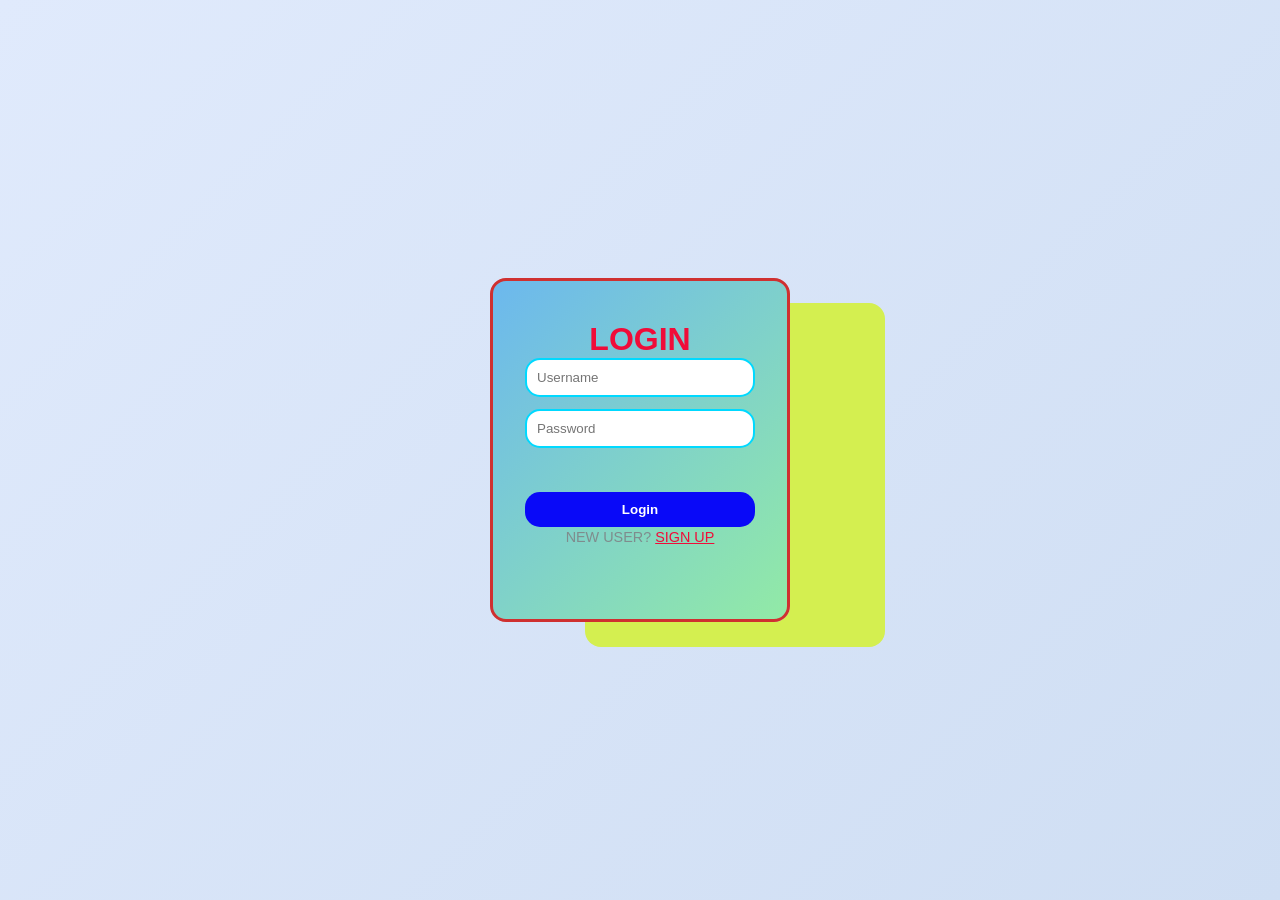
<file: templates/index.html>
<!doctype html>
<html lang="en">
  <head>
    <meta charset="UTF-8" />
    <meta name="viewport" content="width=device-width, initial-scale=1.0" />
    <title>Login Page</title>
    <link rel="stylesheet" href="/static/style.css" />
  </head>
  <body>
    <header
      style="
        text-align: center;
        padding: 1rem 0;
        font-size: 1rem;
        font-weight: 700;
        color: #f02b57;
        letter-spacing: 1px;
      "
    >
     
    </header>
    <div class="container">
      <h1 style="color: rgb(240, 12, 57)">LOGIN</h1>
      <form id="loginForm" onsubmit="return handleLogin(event);">
        <input type="text" id="loginUsername" placeholder="Username" required />
        <input
          type="password"
          id="loginPassword"
          placeholder="Password"
          required
        />
        <p id="loginError" style="color: red"></p>
        <button type="submit" id="loginBtn">Login</button>
        <div
          id="loginOtpSection"
          style="display: none; margin-block-start: 12px"
        >
          <input type="text" id="loginOtp" placeholder="Enter OTP" />
          <p id="otpError" style="color: red; font-size: 0.9rem"></p>
          <button
            type="button"
            onclick="verifyLoginOtp()"
            style="margin-block-start: 8px"
          >
            Verify OTP
          </button>
        </div>
        <p>
          NEW USER?
          <a href="/signup" style="color: rgb(240, 12, 57)">SIGN UP</a>
        </p>
      </form>
    </div>
    <script>
  async function handleLogin(event) {
    event.preventDefault();

    const username = document
      .getElementById("loginUsername")
      .value
      .trim();

    const password = document
      .getElementById("loginPassword")
      .value
      .trim();

    const errorElement =
      document.getElementById("loginError");

    errorElement.textContent = "";

    try {
      const response = await fetch("/api/login", {
        method: "POST",
        headers: {
          "Content-Type": "application/json"
        },
        body: JSON.stringify({
          username,
          password
        })
      });

      const data = await response.json();

      console.log("Login Response:", data);

      if (!response.ok) {
        errorElement.textContent =
          data.message || "Login failed";
        return;
      }

      if (data.otp_required) {
        document.getElementById(
          "loginOtpSection"
        ).style.display = "block";

        document.getElementById(
          "loginBtn"
        ).disabled = true;

        window._pendingLoginUser = username;

        errorElement.style.color = "green";

        if (data.otp) {
          errorElement.innerHTML = `
            OTP:
            <strong style="color:#e74c3c;font-size:1.1rem">
              ${data.otp}
            </strong>
          `;
        } else {
          errorElement.textContent =
            "OTP sent successfully.";
        }

        return;
      }

      if (data.token) {
        localStorage.setItem(
          "token",
          data.token
        );

        window.location.href =
          "/dashboard";
      }

    } catch (error) {
      console.error(error);

      errorElement.textContent =
        "Unable to connect to server.";
    }
  }

  async function verifyLoginOtp() {
    const otp =
      document
        .getElementById("loginOtp")
        .value
        .trim();

    const err =
      document.getElementById("otpError");

    err.textContent = "";

    if (!otp) {
      err.textContent =
        "Please enter OTP";
      return;
    }

    try {
      const response = await fetch(
        "/api/login/verify",
        {
          method: "POST",
          headers: {
            "Content-Type":
              "application/json"
          },
          body: JSON.stringify({
            username:
              window._pendingLoginUser,
            otp
          })
        }
      );

      const data =
        await response.json();

      console.log(
        "OTP Verify Response:",
        data
      );

      if (!response.ok) {
        err.textContent =
          data.message ||
          "OTP verification failed";
        return;
      }

      localStorage.setItem(
        "token",
        data.token
      );

      window.location.href =
        "/dashboard";

    } catch (error) {
      console.error(error);

      err.textContent =
        "Server error. Please try again.";
    }
  }
</script>
  </body>
</html>
</file>
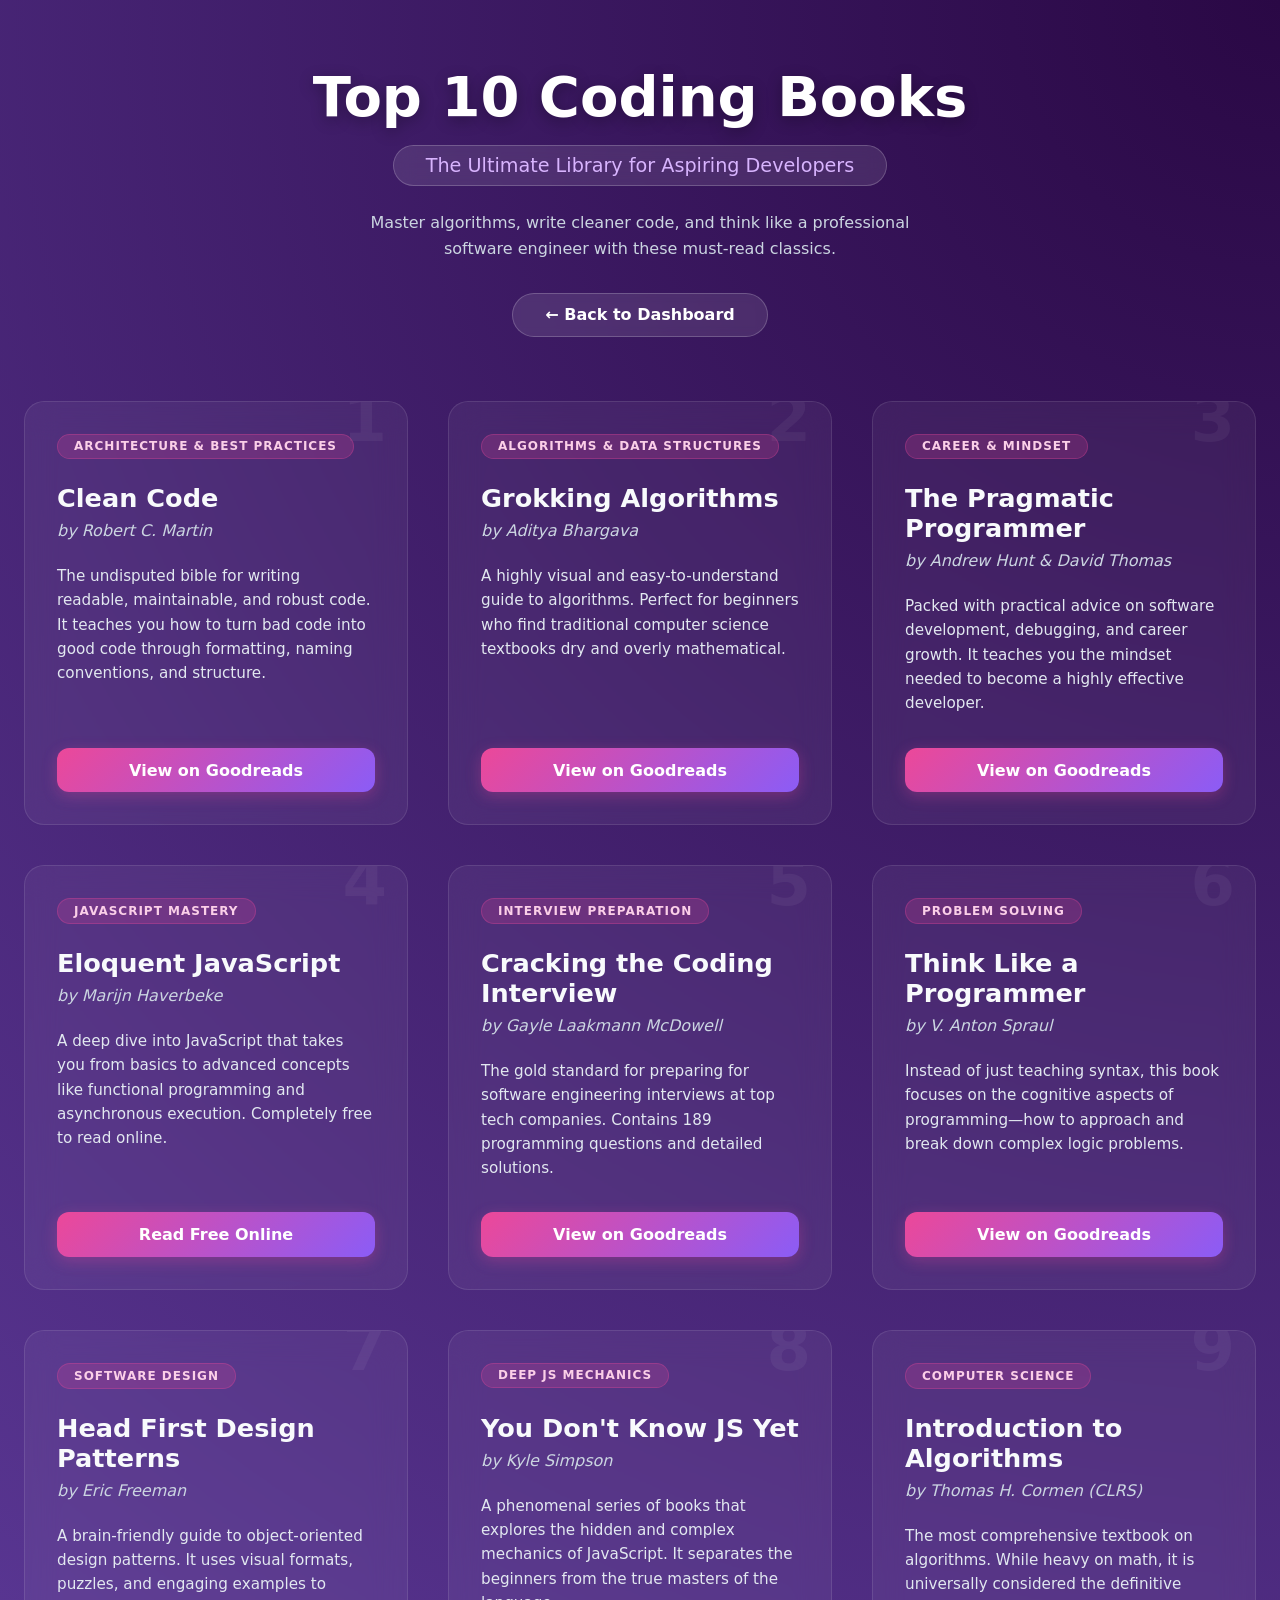
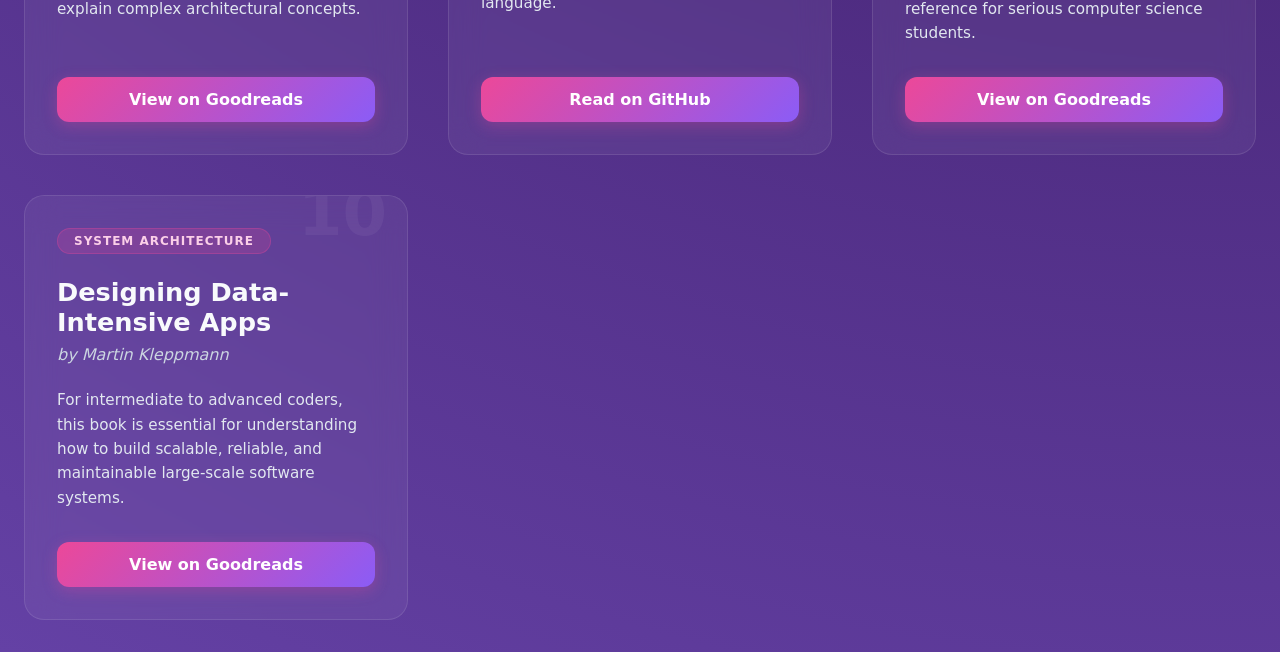
<file: templates/books.html>
<!DOCTYPE html>
<html lang="en">
<head>
    <meta charset="UTF-8">
    <meta name="viewport" content="width=device-width, initial-scale=1.0">
    <title>Coding Books Library</title>
    <style>
        * { margin: 0; padding: 0; box-sizing: border-box; font-family: 'Inter', system-ui, sans-serif; }
        body {
            background: radial-gradient(circle at top right, #2a0845, #6441A5);
            min-block-size: 100vh;
            color: #fff;
            padding: 2rem 1.5rem;
        }
        .container { max-inline-size: 1400px; margin: 0 auto; }
        .hero { text-align: center; margin-block-end: 4rem; padding-block-start: 2rem; animation: fadeIn 1s ease-out; }
        @keyframes fadeIn { from { opacity: 0; transform: translateY(-20px); } to { opacity: 1; transform: translateY(0); } }
        .hero h1 { font-size: 3.5rem; font-weight: 800; margin-block-end: 1rem; text-shadow: 0 4px 15px rgba(0,0,0,0.3); }
        .hero .tagline {
            font-size: 1.2rem;
            color: #d8b4fe;
            background: rgba(255, 255, 255, 0.1);
            backdrop-filter: blur(10px);
            display: inline-block;
            padding: 0.5rem 2rem;
            border-radius: 50px;
            border: 1px solid rgba(255, 255, 255, 0.2);
            margin-block-end: 1.5rem;
        }
        .books-grid { display: grid; grid-template-columns: repeat(auto-fill, minmax(340px, 1fr)); gap: 2.5rem; }
        .book-card {
            background: rgba(255, 255, 255, 0.05);
            backdrop-filter: blur(16px);
            -webkit-backdrop-filter: blur(16px);
            border-radius: 20px;
            border: 1px solid rgba(255, 255, 255, 0.1);
            padding: 2rem;
            transition: all 0.4s cubic-bezier(0.175, 0.885, 0.32, 1.275);
            position: relative;
            overflow: hidden;
            display: flex;
            flex-direction: column;
        }
        .book-card::before {
            content: ''; position: absolute; inset-block-start: 0; inset-inline-start: 0; inline-size: 100%; block-size: 5px;
            background: linear-gradient(90deg, #f59e0b, #ec4899);
            transform: scaleX(0); transform-origin: left; transition: transform 0.4s ease;
        }
        .book-card:hover { transform: translateY(-10px); box-shadow: 0 20px 40px rgba(0,0,0,0.4); border-color: rgba(255, 255, 255, 0.3); }
        .book-card:hover::before { transform: scaleX(1); }
        .rank {
            position: absolute; inset-block-start: -15px; inset-inline-end: 20px; font-size: 4rem; font-weight: 900;
            color: rgba(255, 255, 255, 0.05); line-height: 1; z-index: -1;
        }
        .title { font-size: 1.6rem; font-weight: 700; margin-block-end: 0.5rem; color: #f8fafc; }
        .author { font-size: 1rem; color: #cbd5e1; font-style: italic; margin-block-end: 1.5rem; }
        .badge {
            display: inline-block; padding: 0.3rem 1rem; background: rgba(236, 72, 153, 0.2);
            color: #fbcfe8; border-radius: 30px; font-size: 0.75rem; font-weight: 700; margin-block-end: 1.5rem;
            letter-spacing: 1px; text-transform: uppercase; border: 1px solid rgba(236, 72, 153, 0.3);
            align-self: flex-start;
        }
        .desc { color: #e2e8f0; font-size: 0.95rem; line-height: 1.6; margin-block-end: 2rem; flex: 1; }
        .btn {
            display: inline-flex; align-items: center; justify-content: center; inline-size: 100%;
            background: linear-gradient(135deg, #ec4899 0%, #8b5cf6 100%); color: white;
            padding: 0.8rem 1.5rem; border-radius: 12px; text-decoration: none; font-weight: 600;
            transition: all 0.3s ease; border: none; box-shadow: 0 4px 15px rgba(236, 72, 153, 0.3);
            margin-block-start: auto;
        }
        .btn:hover { transform: scale(1.02); box-shadow: 0 8px 25px rgba(236, 72, 153, 0.5); }
        .back-link {
            display: inline-block; background: rgba(255,255,255,0.1); color: white;
            padding: 0.7rem 2rem; border-radius: 50px; text-decoration: none; font-weight: 600;
            backdrop-filter: blur(5px); border: 1px solid rgba(255,255,255,0.2); transition: 0.3s;
        }
        .back-link:hover { background: rgba(255,255,255,0.2); }
        
        @media (max-inline-size: 768px) {
            .hero h1 { font-size: 2.5rem; }
            .books-grid { grid-template-columns: 1fr; }
        }
    </style>
</head>
<body>
    <div class="container">
        <div class="hero">
            <h1>Top 10 Coding Books</h1>
            <div class="tagline">The Ultimate Library for Aspiring Developers</div>
            <p style="color: #cbd5e1; max-inline-size: 600px; margin: 0 auto 2rem; line-height: 1.6;">
                Master algorithms, write cleaner code, and think like a professional software engineer with these must-read classics.
            </p>
            <a href="/dashboard" class="back-link">← Back to Dashboard</a>
        </div>

        <div class="books-grid">
            <!-- Book 1 -->
            <div class="book-card">
                <div class="rank">1</div>
                <div class="badge">Architecture & Best Practices</div>
                <h2 class="title">Clean Code</h2>
                <div class="author">by Robert C. Martin</div>
                <div class="desc">The undisputed bible for writing readable, maintainable, and robust code. It teaches you how to turn bad code into good code through formatting, naming conventions, and structure.</div>
                <a href="https://www.goodreads.com/book/show/3735293-clean-code" target="_blank" class="btn">View on Goodreads</a>
            </div>

            <!-- Book 2 -->
            <div class="book-card">
                <div class="rank">2</div>
                <div class="badge">Algorithms & Data Structures</div>
                <h2 class="title">Grokking Algorithms</h2>
                <div class="author">by Aditya Bhargava</div>
                <div class="desc">A highly visual and easy-to-understand guide to algorithms. Perfect for beginners who find traditional computer science textbooks dry and overly mathematical.</div>
                <a href="https://www.goodreads.com/book/show/28008166-grokking-algorithms" target="_blank" class="btn">View on Goodreads</a>
            </div>

            <!-- Book 3 -->
            <div class="book-card">
                <div class="rank">3</div>
                <div class="badge">Career & Mindset</div>
                <h2 class="title">The Pragmatic Programmer</h2>
                <div class="author">by Andrew Hunt & David Thomas</div>
                <div class="desc">Packed with practical advice on software development, debugging, and career growth. It teaches you the mindset needed to become a highly effective developer.</div>
                <a href="https://www.goodreads.com/book/show/4099.The_Pragmatic_Programmer" target="_blank" class="btn">View on Goodreads</a>
            </div>

            <!-- Book 4 -->
            <div class="book-card">
                <div class="rank">4</div>
                <div class="badge">JavaScript Mastery</div>
                <h2 class="title">Eloquent JavaScript</h2>
                <div class="author">by Marijn Haverbeke</div>
                <div class="desc">A deep dive into JavaScript that takes you from basics to advanced concepts like functional programming and asynchronous execution. Completely free to read online.</div>
                <a href="https://eloquentjavascript.net/" target="_blank" class="btn">Read Free Online</a>
            </div>

            <!-- Book 5 -->
            <div class="book-card">
                <div class="rank">5</div>
                <div class="badge">Interview Preparation</div>
                <h2 class="title">Cracking the Coding Interview</h2>
                <div class="author">by Gayle Laakmann McDowell</div>
                <div class="desc">The gold standard for preparing for software engineering interviews at top tech companies. Contains 189 programming questions and detailed solutions.</div>
                <a href="https://www.goodreads.com/book/show/30833215-cracking-the-coding-interview" target="_blank" class="btn">View on Goodreads</a>
            </div>

            <!-- Book 6 -->
            <div class="book-card">
                <div class="rank">6</div>
                <div class="badge">Problem Solving</div>
                <h2 class="title">Think Like a Programmer</h2>
                <div class="author">by V. Anton Spraul</div>
                <div class="desc">Instead of just teaching syntax, this book focuses on the cognitive aspects of programming—how to approach and break down complex logic problems.</div>
                <a href="https://www.goodreads.com/book/show/13524600-think-like-a-programmer" target="_blank" class="btn">View on Goodreads</a>
            </div>

            <!-- Book 7 -->
            <div class="book-card">
                <div class="rank">7</div>
                <div class="badge">Software Design</div>
                <h2 class="title">Head First Design Patterns</h2>
                <div class="author">by Eric Freeman</div>
                <div class="desc">A brain-friendly guide to object-oriented design patterns. It uses visual formats, puzzles, and engaging examples to explain complex architectural concepts.</div>
                <a href="https://www.goodreads.com/book/show/58128.Head_First_Design_Patterns" target="_blank" class="btn">View on Goodreads</a>
            </div>

            <!-- Book 8 -->
            <div class="book-card">
                <div class="rank">8</div>
                <div class="badge">Deep JS Mechanics</div>
                <h2 class="title">You Don't Know JS Yet</h2>
                <div class="author">by Kyle Simpson</div>
                <div class="desc">A phenomenal series of books that explores the hidden and complex mechanics of JavaScript. It separates the beginners from the true masters of the language.</div>
                <a href="https://github.com/getify/You-Dont-Know-JS" target="_blank" class="btn">Read on GitHub</a>
            </div>

            <!-- Book 9 -->
            <div class="book-card">
                <div class="rank">9</div>
                <div class="badge">Computer Science</div>
                <h2 class="title">Introduction to Algorithms</h2>
                <div class="author">by Thomas H. Cormen (CLRS)</div>
                <div class="desc">The most comprehensive textbook on algorithms. While heavy on math, it is universally considered the definitive reference for serious computer science students.</div>
                <a href="https://www.goodreads.com/book/show/108986.Introduction_to_Algorithms" target="_blank" class="btn">View on Goodreads</a>
            </div>

            <!-- Book 10 -->
            <div class="book-card">
                <div class="rank">10</div>
                <div class="badge">System Architecture</div>
                <h2 class="title">Designing Data-Intensive Apps</h2>
                <div class="author">by Martin Kleppmann</div>
                <div class="desc">For intermediate to advanced coders, this book is essential for understanding how to build scalable, reliable, and maintainable large-scale software systems.</div>
                <a href="https://www.goodreads.com/book/show/23463279-designing-data-intensive-applications" target="_blank" class="btn">View on Goodreads</a>
            </div>
        </div>
    </div>
</body>
</html>
</file>
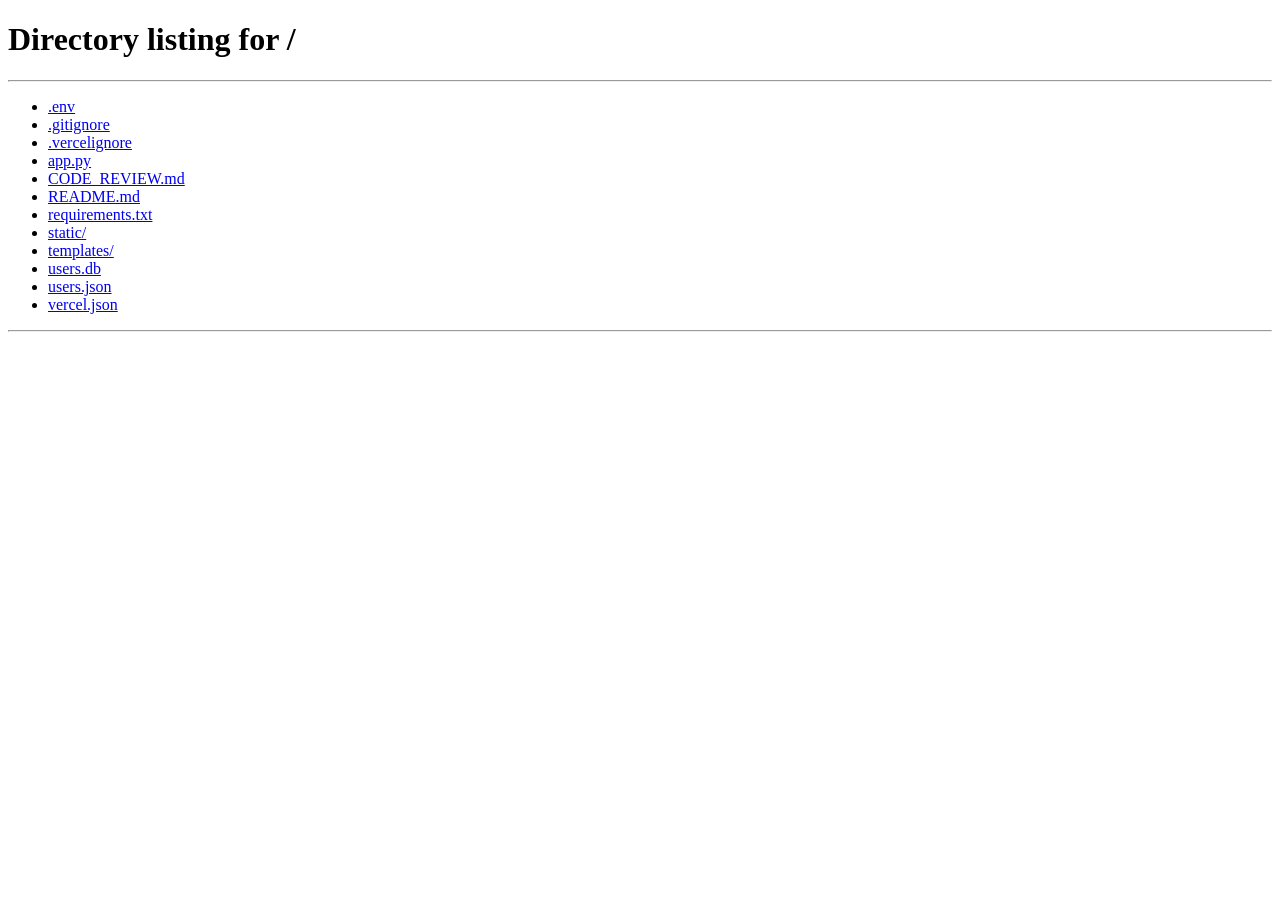
<file: templates/dashboard.html>
<!doctype html>
<html lang="en">
  <head>
    <meta charset="UTF-8" />
    <meta name="viewport" content="width=device-width, initial-scale=1.0" />
    <title>Dashboard</title>
    <style>
      * {
        margin: 0;
        padding: 0;
        box-sizing: border-box;
        font-family: "Segoe UI", Tahoma, Geneva, Verdana, sans-serif;
      }
      body {
        background: linear-gradient(135deg, #0f1419 0%, #1a2a3a 100%);
        min-block-size: 100vh;
      }
      .page-wrapper {
        display: flex;
        min-block-size: 100vh;
      }
      .dashboard-container {
        inline-size: 320px;
        background: linear-gradient(180deg, #1a3a52 0%, #0f2438 100%);
        border-inline-end: 3px solid #d4af37;
        display: flex;
        flex-direction: column;
        padding: 2rem 1.5rem;
        gap: 2rem;
        block-size: 100vh;
        position: sticky;
        inset-block-start: 0;
        inset-inline-start: 0;
        box-shadow: 2px 0 15px rgba(212, 175, 55, 0.1);
      }
      .dashboard-header {
        border-block-end: 3px solid #d4af37;
        padding-block-end: 1.5rem;
        margin-block-end: 0.5rem;
      }
      .dashboard-header h1 {
        color: #d4af37;
        font-size: 1.6rem;
        font-weight: 700;
        letter-spacing: 1px;
        text-shadow: 0 2px 4px rgba(0, 0, 0, 0.3);
      }
      .dashboard-brand {
        color: #d4af37;
        font-size: 0.95rem;
        font-weight: 700;
        letter-spacing: 1px;
        margin-block-end: 0.5rem;
      }
      .btn-dashboard {
        display: inline-block;
        text-align: center;
        text-decoration: none;
        background: linear-gradient(135deg, #d4af37 0%, #c9a961 100%);
        color: #0f1419;
        padding: 0.7rem 1rem;
        border-radius: 6px;
        font-weight: 700;
        margin-block-start: 1rem;
        transition: all 0.3s ease;
        border: none;
        box-shadow: 0 4px 10px rgba(212, 175, 55, 0.2);
      }
      .btn-dashboard:hover {
        background: linear-gradient(135deg, #e5c158 0%, #d4af37 100%);
        transform: translateY(-2px);
        box-shadow: 0 6px 15px rgba(212, 175, 55, 0.4);
      }
      .dashboard-content {
        display: flex;
        flex-direction: column;
        gap: 1rem;
        overflow-y: auto;
      }
      .dashboard-card {
        background: linear-gradient(135deg, #1a3a52 0%, #15334a 100%);
        border: 2px solid #d4af37;
        padding: 1.5rem;
        border-radius: 10px;
        cursor: pointer;
        transition: all 0.3s ease;
        box-shadow: 0 4px 12px rgba(0, 0, 0, 0.3);
      }
      .dashboard-card:hover {
        background: linear-gradient(135deg, #204a62 0%, #1a3a52 100%);
        border-color: #e5c158;
        transform: translateX(5px);
        box-shadow: 0 8px 20px rgba(212, 175, 55, 0.3);
      }
      .dashboard-card h3 {
        color: #d4af37;
        margin-block-end: 0.6rem;
        font-weight: 600;
        font-size: 1.05rem;
      }
      .dashboard-card p {
        color: #b8c5d6;
        font-size: 0.9rem;
        line-height: 1.4;
      }
      .main-content {
        flex: 1;
        padding: 3rem;
        background: linear-gradient(
          135deg,
          rgba(15, 20, 25, 0.5) 0%,
          rgba(26, 42, 58, 0.3) 100%
        );
      }
      .welcome-box {
        background: linear-gradient(135deg, #1a3a52 0%, #15334a 100%);
        padding: 2.5rem;
        border-radius: 12px;
        border: 2px solid #d4af37;
        box-shadow: 0 8px 25px rgba(0, 0, 0, 0.4);
      }
      .welcome-box h2 {
        color: #d4af37;
        font-size: 1.8rem;
        margin-block-end: 1rem;
        text-shadow: 0 2px 4px rgba(0, 0, 0, 0.3);
      }
      .welcome-box p {
        color: #b8c5d6;
        font-size: 1rem;
        line-height: 1.6;
      }
      .logout-btn {
        background: linear-gradient(135deg, #dc2626 0%, #b91c1c 100%);
        color: white;
        border: none;
        padding: 10px 18px;
        border-radius: 6px;
        cursor: pointer;
        font-weight: 600;
        transition: all 0.3s ease;
        box-shadow: 0 4px 10px rgba(220, 38, 38, 0.2);
      }
      .logout-btn:hover {
        background: linear-gradient(135deg, #ef4444 0%, #dc2626 100%);
        transform: translateY(-2px);
        box-shadow: 0 6px 15px rgba(220, 38, 38, 0.4);
      }
    </style>
  </head>
  <body>
    <div class="page-wrapper">
      <aside class="dashboard-container">
        <header class="dashboard-header">
          <div class="dashboard-brand">TeenCodeHub</div>
          <h1>Dashboard</h1>
          <button class="logout-btn" onclick="logout()">Logout</button>
        </header>
        <section class="dashboard-content">
          <div
            class="dashboard-card"
            onclick="window.location.href = '/profile'"
          >
            <h3>Profile Overview</h3>
            <p>View and manage your profile</p>
            <button
              class="btn-dashboard"
              style="margin-block-start: 10px"
              onclick="window.location.href = '/profile'"
            >
              View Profile
            </button>
          </div>

          <div
            class="dashboard-card"
            onclick="window.location.href = '/education'"
          >
            <h3>Educational Resources</h3>
            <p>Access learning materials and courses</p>
            <button
              class="btn-dashboard"
              style="margin-block-start: 10px"
              onclick="
                event.stopPropagation();
                window.location.href = '/education';
              "
            >
              Educational Resources
            </button>
          </div>

          <div class="dashboard-card" onclick="window.location.href = '/games'">
            <h3>Game Library</h3>
            <p>View and manage your game library</p>
            <button
              class="btn-dashboard"
              style="margin-block-start: 10px"
              onclick="
                event.stopPropagation();
                window.location.href = '/games';
              "
            >
              Game Library
            </button>
          </div>

          <div
            class="dashboard-card"
            onclick="window.location.href = '/books'"
          >
            <h3>Coding Books</h3>
            <p>Top books to improve your coding skills</p>
            <button
              class="btn-dashboard"
              style="margin-block-start: 10px"
              onclick="
                event.stopPropagation();
                window.location.href = '/books';
              "
            >
              Book Library
            </button>
          </div>

          <div
            class="dashboard-card"
            onclick="window.location.href = '/github'"
          >
            <h3>GitHub</h3>
            <p>Access your GitHub repositories</p>
            <button
              class="btn-dashboard"
              style="margin-block-start: 10px"
              onclick="
                event.stopPropagation();
                window.location.href = '/github';
              "
            >
              GitHub
            </button>
          </div>
          <div
            class="dashboard-card"
            onclick="window.location.href = '/linkedin'"
          >
            <h3>LinkedIn</h3>
            <p>Connect with professionals and grow your career</p>
            <button
              class="btn-dashboard"
              style="margin-block-start: 10px"
              onclick="
                event.stopPropagation();
                window.location.href = '/linkedin';
              "
            >
              LinkedIn
            </button>
          </div>
        </section>
      </aside>
      <main class="main-content" id="mainContent">
        <div class="welcome-box">
          <h2 id="welcomeMsg">Welcome to your Dashboard</h2>
          <p>Select an option from the sidebar.</p>
          <div id="profileInfo" style="margin-block-start: 20px"></div>
        </div>
      </main>
    </div>
    <script>
      const token = localStorage.getItem("token");
      if (!token) {
        window.location.href = "/";
      }

      function logout() {
        localStorage.removeItem("token");
        window.location.href = "/";
      }

      function backToDashboard() {
        const main = document.getElementById("mainContent");
        main.innerHTML = `
          <div class="welcome-box">
            <h2 id="welcomeMsg">Welcome to your Dashboard</h2>
            <p>Select an option from the sidebar.</p>
            <div id="profileInfo" style="margin-block-start: 20px"></div>
          </div>
        `;
      }

      function handleSettings() {
        const main = document.getElementById("mainContent");
        main.innerHTML = `
          <div class="welcome-box">
            <h2>Settings</h2>
            <p>Manage your account settings here.</p>
            <p style="margin-block-start: 20px; color: #999;">Feature coming soon...</p>
            <button class="btn-dashboard" style="margin-block-start: 20px;" onclick="backToDashboard()">← Back</button>
          </div>
        `;
      }

      function handleNotifications() {
        const main = document.getElementById("mainContent");
        main.innerHTML = `
          <div class="welcome-box">
            <h2>Notifications</h2>
            <p>View and manage your notifications.</p>
            <p style="margin-block-start: 20px; color: #999;">Feature coming soon...</p>
            <button class="btn-dashboard" style="margin-block-start: 20px;" onclick="backToDashboard()">← Back</button>
          </div>
        `;
      }

      function handlePayment() {
        const main = document.getElementById("mainContent");
        main.innerHTML = `
          <div class="welcome-box">
            <h2>Payment Methods</h2>
            <p>Manage your payment methods and billing.</p>
            <p style="margin-block-start: 20px; color: #999;">Feature coming soon...</p>
            <button class="btn-dashboard" style="margin-block-start: 20px;" onclick="backToDashboard()">← Back</button>
          </div>
        `;
      }

      function handleSupport() {
        const main = document.getElementById("mainContent");
        main.innerHTML = `
          <div class="welcome-box">
            <h2>Support</h2>
            <p>Get help and contact our support team.</p>
            <p style="margin-block-start: 20px; color: #999;">Feature coming soon...</p>
            <button class="btn-dashboard" style="margin-block-start: 20px;" onclick="backToDashboard()">← Back</button>
          </div>
        `;
      }
    </script>
  </body>
</html>
</file>
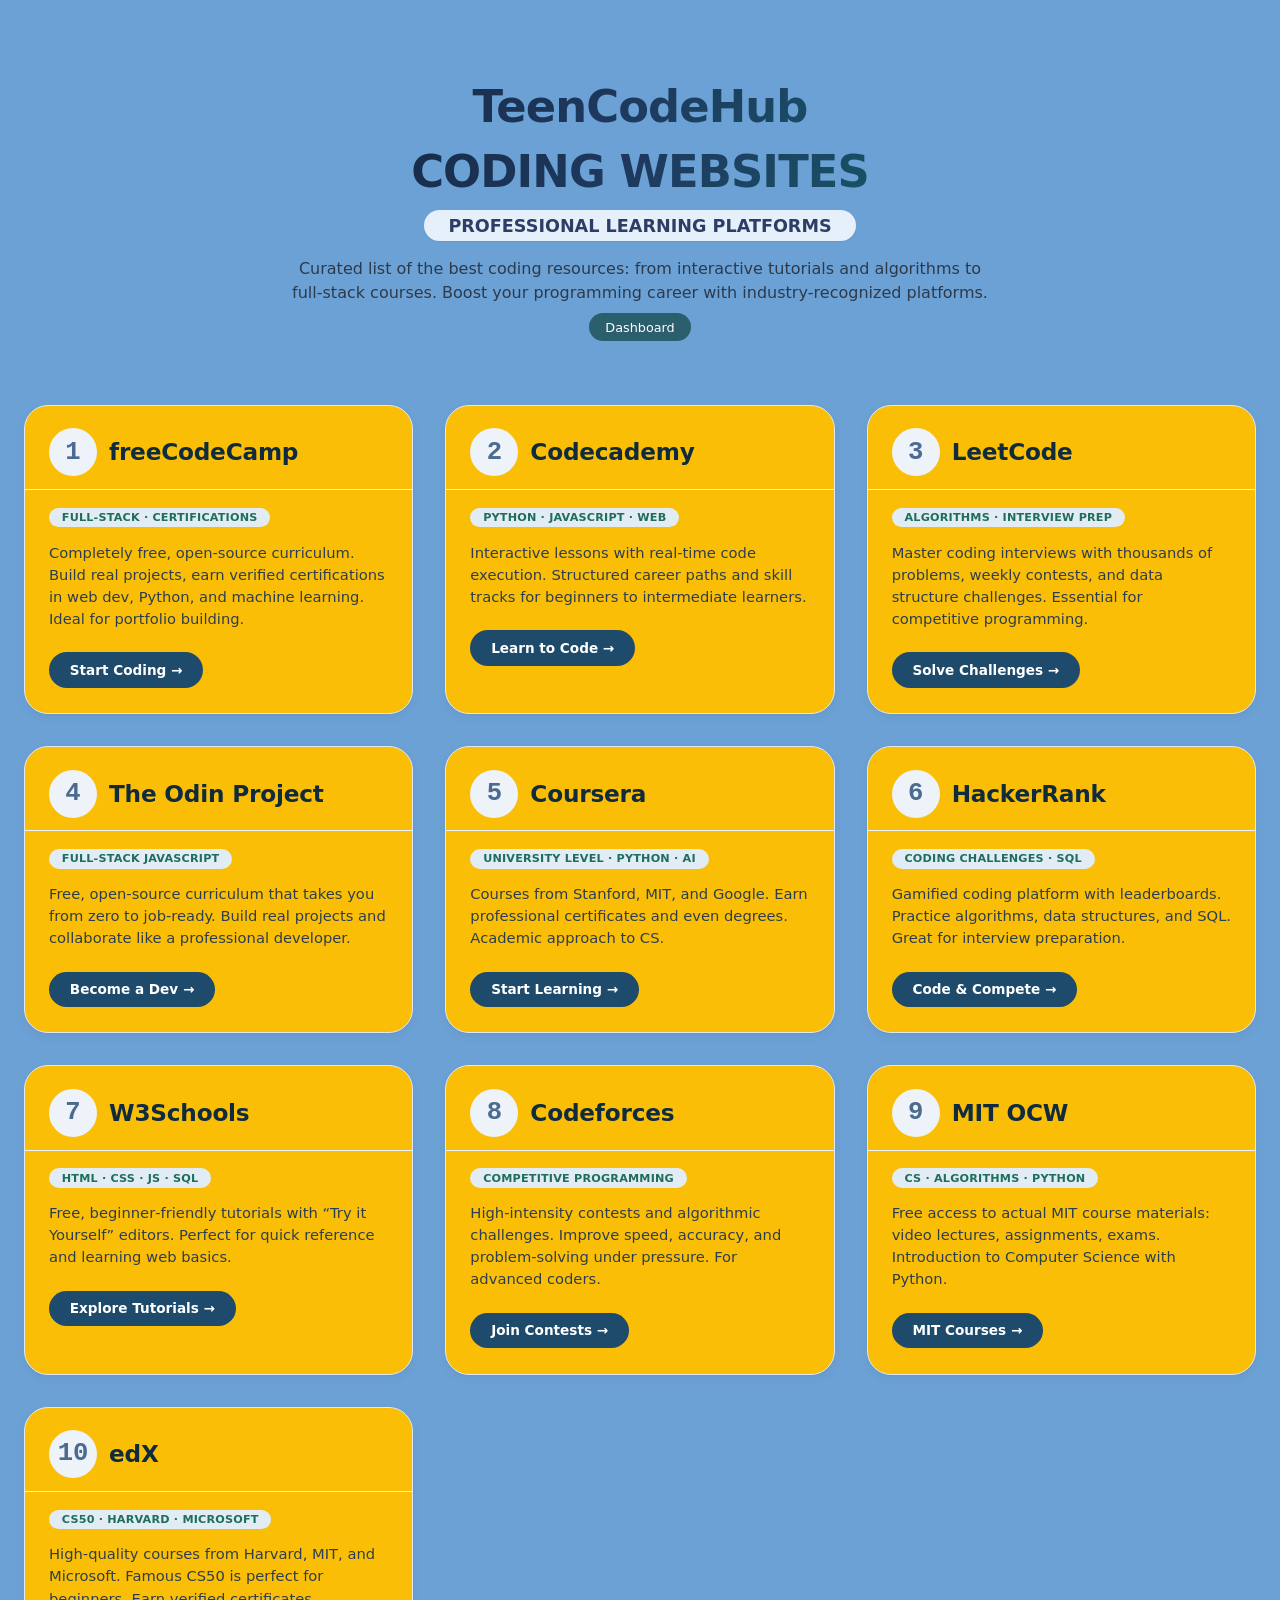
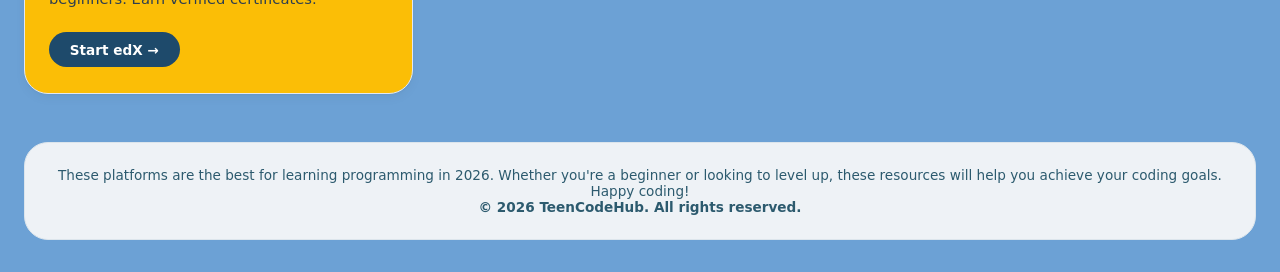
<file: templates/education.html>
<!doctype html>
<html lang="en">
  <head>
    <meta charset="UTF-8" />
    <meta
      name="viewport"
      content="width=device-width, initial-scale=1.0, user-scalable=yes"
    />
    <title>
      Top 10 Coding Websites | Professional Colors | For Students 15+
    </title>
    <meta
      name="description"
      content="The 10 best coding websites for students 15+. Learn programming with free, high-quality resources. Professional design with modern color scheme."
    />
    <style>
      * {
        margin: 0;
        padding: 0;
        box-sizing: border-box;
      }

      body {
        background: #6ca1d5;
        font-family:
          "Inter",
          system-ui,
          -apple-system,
          "Segoe UI",
          Roboto,
          "Helvetica Neue",
          sans-serif;
        padding: 2rem 1.5rem;
        color: #1e293b;
      }

      .container {
        max-inline-size: 1400px;
        margin: 0 auto;
      }

      .hero {
        text-align: center;
        margin-block-end: 3rem;
        padding: 1rem 0;
      }

      .hero h1 {
        font-size: 2.8rem;
        font-weight: 700;
        background: linear-gradient(
          135deg,
          #0f172a 0%,
          #1e3a5f 50%,
          #0f766e 100%
        );
        background-clip: text;
        -webkit-background-clip: text;
        color: transparent;
        letter-spacing: -0.02em;
        margin-block-end: 0.75rem;
      }

      .hero .tagline {
        font-size: 1.1rem;
        color: #2c3e66;
        background: #e6f0fa;
        display: inline-block;
        padding: 0.35rem 1.5rem;
        border-radius: 40px;
        font-weight: 600;
        margin-block-end: 1rem;
        box-shadow: 0 1px 2px rgba(0, 0, 0, 0.05);
      }

      .hero p {
        max-inline-size: 720px;
        margin: 0 auto;
        color: #2d3a4b;
        font-size: 1rem;
        line-height: 1.5;
      }

      .cards-grid {
        display: grid;
        grid-template-columns: repeat(auto-fill, minmax(320px, 1fr));
        gap: 2rem;
        margin: 2rem 0 3rem;
      }

      .card {
        background: #fbbe06;
        border-radius: 1.5rem;
        box-shadow:
          0 4px 12px rgba(0, 0, 0, 0.04),
          0 1px 2px rgba(0, 0, 0, 0.03);
        transition:
          transform 0.2s ease,
          box-shadow 0.25s ease;
        overflow: hidden;
        display: flex;
        flex-direction: column;
        border: 1px solid #e2e8f0;
      }

      .card:hover {
        transform: translateY(-4px);
        box-shadow: 0 20px 28px -12px rgba(0, 0, 0, 0.12);
        border-color: #cbd5e1;
      }

      .card-header {
        padding: 1.4rem 1.5rem 0.8rem 1.5rem;
        display: flex;
        align-items: center;
        gap: 12px;
        border-block-end: 1px solid #eef2f6;
      }

      .card-rank {
        font-size: 1.6rem;
        font-weight: 700;
        color: #4b6b8f;
        background: #eef3fa;
        inline-size: 48px;
        block-size: 48px;
        display: inline-flex;
        align-items: center;
        justify-content: center;
        border-radius: 30px;
        font-family: monospace;
      }

      .card-icon {
        font-size: 2.1rem;
      }

      .card-title {
        font-size: 1.45rem;
        font-weight: 700;
        color: #0f2b3d;
        line-height: 1.2;
        letter-spacing: -0.2px;
      }

      .card-content {
        padding: 1rem 1.5rem 1.6rem;
        flex: 1;
      }

      .skill-badge {
        display: inline-block;
        background: #e1ecf4;
        padding: 0.2rem 0.8rem;
        border-radius: 30px;
        font-size: 0.7rem;
        font-weight: 700;
        color: #1f6e5c;
        margin-block-end: 0.9rem;
        letter-spacing: 0.2px;
      }

      .description {
        color: #2d3e50;
        font-size: 0.92rem;
        line-height: 1.5;
        margin-block-end: 1.2rem;
      }

      .btn {
        display: inline-flex;
        align-items: center;
        gap: 8px;
        background: #1e4a6b;
        color: white;
        text-decoration: none;
        font-weight: 600;
        padding: 0.6rem 1.3rem;
        border-radius: 40px;
        font-size: 0.85rem;
        transition: all 0.2s;
        margin-block-start: 0.2rem;
        border: none;
        cursor: pointer;
      }

      .btn:hover {
        background: #0f3c57;
        gap: 12px;
        transform: scale(0.97);
      }

      .footer-note {
        text-align: center;
        margin-block-start: 2rem;
        padding: 1.5rem;
        background: #eef2f6;
        border-radius: 1.5rem;
        font-size: 0.85rem;
        color: #2c5a6e;
        border: 1px solid #dce5ec;
      }

      .back-link {
        display: inline-block;
        margin-block-start: 0.5rem;
        background: #1f3e48;
        color: white;
        padding: 0.4rem 1rem;
        border-radius: 30px;
        text-decoration: none;
        font-size: 0.8rem;
        transition: 0.2s;
      }

      .back-link:hover {
        background: #0e2d36;
      }

      @media (max-inline-size: 700px) {
        body {
          padding: 1rem;
        }
        .hero h1 {
          font-size: 1.9rem;
        }
        .card-title {
          font-size: 1.3rem;
        }
      }
    </style>
  </head>
  <body>
    <header
      style="
        text-align: center;
        padding: 1rem 0;
        font-size: 1rem;
        font-weight: 700;
        color: #0f2b3b;
        letter-spacing: 1px;
      "
    >
     
    </header>
    <div class="container">
      <div class="hero">
        <h1> TeenCodeHub</h1>
        <h1>CODING WEBSITES</h1>
        <div class="tagline">PROFESSIONAL LEARNING PLATFORMS</div>
        <p>
          Curated list of the best coding resources: from interactive tutorials
          and algorithms to full‑stack courses. Boost your programming career
          with industry‑recognized platforms.
        </p>
        <a href="/dashboard" class="back-link" style="background: #2b5f6e"
          >Dashboard</a
        >
      </div>

      <div class="cards-grid">
        <div class="card">
          <div class="card-header">
            <span class="card-rank">1</span>

            <h2 class="card-title">freeCodeCamp</h2>
          </div>
          <div class="card-content">
            <div class="skill-badge">FULL‑STACK · CERTIFICATIONS</div>
            <div class="description">
              Completely free, open‑source curriculum. Build real projects, earn
              verified certifications in web dev, Python, and machine learning.
              Ideal for portfolio building.
            </div>
            <a
              href="https://www.freecodecamp.org/"
              target="_blank"
              rel="noopener noreferrer"
              class="btn"
            >
              Start Coding →</a
            >
          </div>
        </div>

        <div class="card">
          <div class="card-header">
            <span class="card-rank">2</span>

            <h2 class="card-title">Codecademy</h2>
          </div>
          <div class="card-content">
            <div class="skill-badge">PYTHON · JAVASCRIPT · WEB</div>
            <div class="description">
              Interactive lessons with real‑time code execution. Structured
              career paths and skill tracks for beginners to intermediate
              learners.
            </div>
            <a
              href="https://www.codecademy.com/"
              target="_blank"
              rel="noopener noreferrer"
              class="btn"
              >Learn to Code →</a
            >
          </div>
        </div>

        <div class="card">
          <div class="card-header">
            <span class="card-rank">3</span>

            <h2 class="card-title">LeetCode</h2>
          </div>
          <div class="card-content">
            <div class="skill-badge">ALGORITHMS · INTERVIEW PREP</div>
            <div class="description">
              Master coding interviews with thousands of problems, weekly
              contests, and data structure challenges. Essential for competitive
              programming.
            </div>
            <a
              href="https://leetcode.com/"
              target="_blank"
              rel="noopener noreferrer"
              class="btn"
            >
              Solve Challenges →</a
            >
          </div>
        </div>

        <div class="card">
          <div class="card-header">
            <span class="card-rank">4</span>

            <h2 class="card-title">The Odin Project</h2>
          </div>
          <div class="card-content">
            <div class="skill-badge">FULL‑STACK JAVASCRIPT</div>
            <div class="description">
              Free, open‑source curriculum that takes you from zero to
              job‑ready. Build real projects and collaborate like a professional
              developer.
            </div>
            <a
              href="https://www.theodinproject.com/"
              target="_blank"
              rel="noopener noreferrer"
              class="btn"
            >
              Become a Dev →</a
            >
          </div>
        </div>

        <div class="card">
          <div class="card-header">
            <span class="card-rank">5</span>

            <h2 class="card-title">Coursera</h2>
          </div>
          <div class="card-content">
            <div class="skill-badge">UNIVERSITY LEVEL · PYTHON · AI</div>
            <div class="description">
              Courses from Stanford, MIT, and Google. Earn professional
              certificates and even degrees. Academic approach to CS.
            </div>
            <a
              href="https://www.coursera.org/browse/computer-science"
              target="_blank"
              rel="noopener noreferrer"
              class="btn"
              >Start Learning →</a
            >
          </div>
        </div>

        <div class="card">
          <div class="card-header">
            <span class="card-rank">6</span>

            <h2 class="card-title">HackerRank</h2>
          </div>
          <div class="card-content">
            <div class="skill-badge">CODING CHALLENGES · SQL</div>
            <div class="description">
              Gamified coding platform with leaderboards. Practice algorithms,
              data structures, and SQL. Great for interview preparation.
            </div>
            <a
              href="https://www.hackerrank.com/"
              target="_blank"
              rel="noopener noreferrer"
              class="btn"
              >Code & Compete →</a
            >
          </div>
        </div>

        <div class="card">
          <div class="card-header">
            <span class="card-rank">7</span>
            <h2 class="card-title">W3Schools</h2>
          </div>
          <div class="card-content">
            <div class="skill-badge">HTML · CSS · JS · SQL</div>
            <div class="description">
              Free, beginner‑friendly tutorials with “Try it Yourself” editors.
              Perfect for quick reference and learning web basics.
            </div>
            <a
              href="https://www.w3schools.com/"
              target="_blank"
              rel="noopener noreferrer"
              class="btn"
              >Explore Tutorials →</a
            >
          </div>
        </div>

        <div class="card">
          <div class="card-header">
            <span class="card-rank">8</span>

            <h2 class="card-title">Codeforces</h2>
          </div>
          <div class="card-content">
            <div class="skill-badge">COMPETITIVE PROGRAMMING</div>
            <div class="description">
              High‑intensity contests and algorithmic challenges. Improve speed,
              accuracy, and problem‑solving under pressure. For advanced coders.
            </div>
            <a
              href="https://codeforces.com/"
              target="_blank"
              rel="noopener noreferrer"
              class="btn"
              >Join Contests →</a
            >
          </div>
        </div>

        <div class="card">
          <div class="card-header">
            <span class="card-rank">9</span>

            <h2 class="card-title">MIT OCW</h2>
          </div>
          <div class="card-content">
            <div class="skill-badge">CS · ALGORITHMS · PYTHON</div>
            <div class="description">
              Free access to actual MIT course materials: video lectures,
              assignments, exams. Introduction to Computer Science with Python.
            </div>
            <a
              href="https://ocw.mit.edu/search/?q=computer%20science"
              target="_blank"
              rel="noopener noreferrer"
              class="btn"
              >MIT Courses →</a
            >
          </div>
        </div>

        <div class="card">
          <div class="card-header">
            <span class="card-rank">10</span>

            <h2 class="card-title">edX</h2>
          </div>
          <div class="card-content">
            <div class="skill-badge">CS50 · HARVARD · MICROSOFT</div>
            <div class="description">
              High‑quality courses from Harvard, MIT, and Microsoft. Famous CS50
              is perfect for beginners. Earn verified certificates.
            </div>
            <a
              href="https://www.edx.org/learn/computer-science"
              target="_blank"
              rel="noopener noreferrer"
              class="btn"
            >
              Start edX →</a
            >
          </div>
        </div>
      </div>

      <div class="footer-note">
        These platforms are the best for learning programming in 2026. Whether
        you're a beginner or looking to level up, these resources will help you
        achieve your coding goals. Happy coding!
        <p><strong>© 2026 TeenCodeHub. All rights reserved.</strong></p>
      </div>
    </div>
  </body>
</html>
</file>
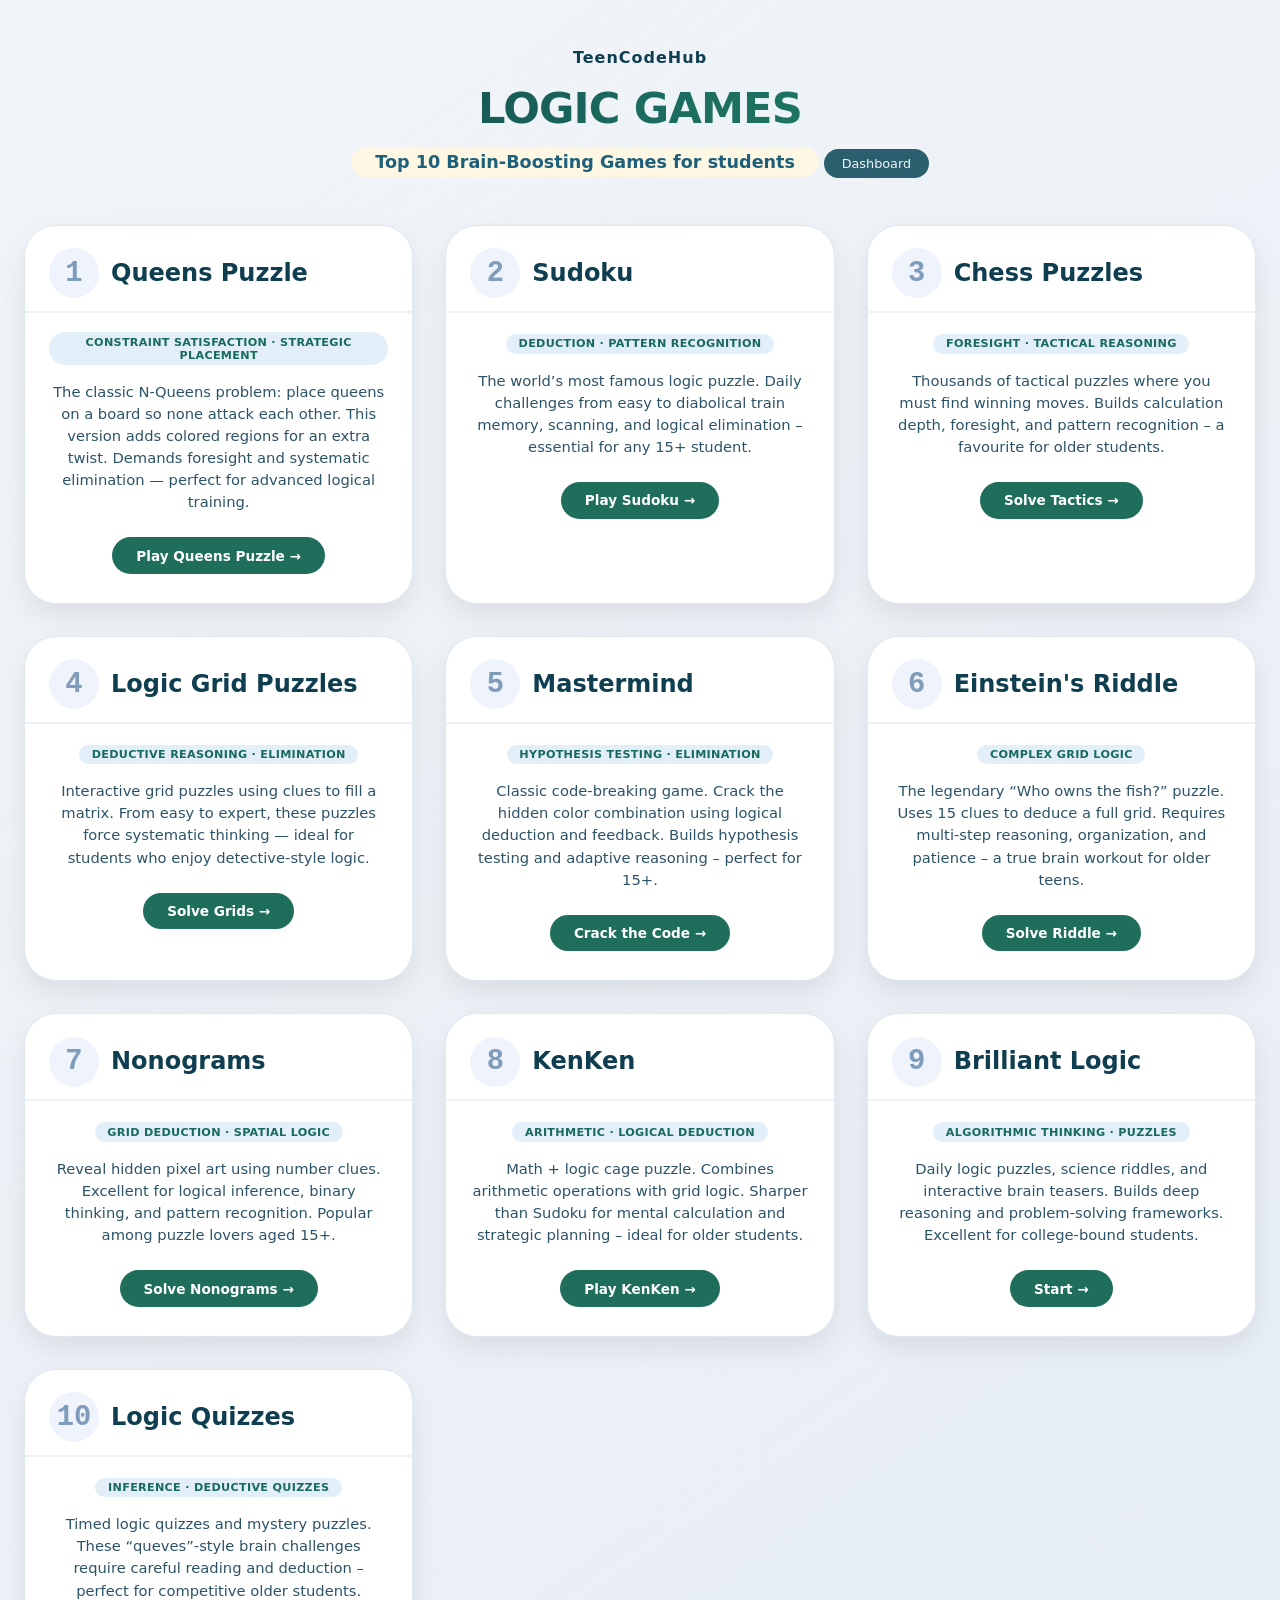
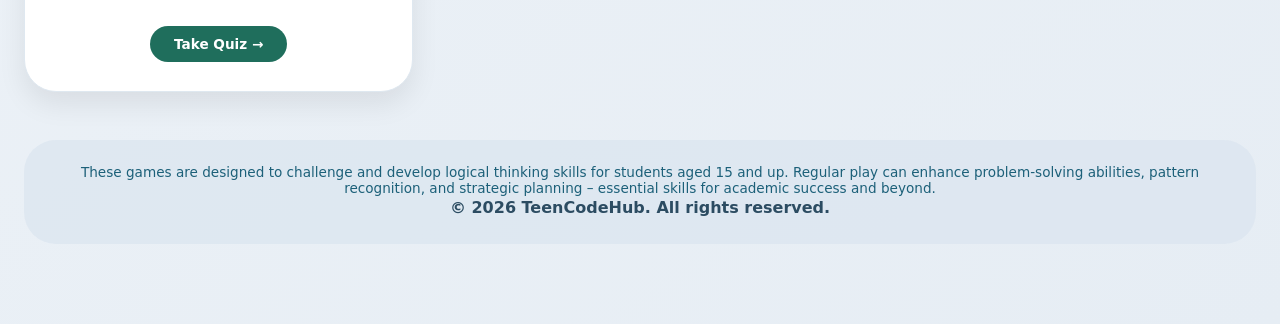
<file: templates/games.html>
<!DOCTYPE html>
<html lang="en">
<head>
    <meta charset="UTF-8">
    <meta name="viewport" content="width=device-width, initial-scale=1.0, user-scalable=yes">
    <title> Logic Games </title>
    <meta name="description" content="The 10 best logic games for students 15+ years old. Queens puzzle, Sudoku, chess tactics, logic grids, Einstein’s riddle — boost IQ and reasoning skills.">
    <style>
        * {
            margin: 0;
            padding: 0;
            box-sizing: border-box;
        }

        body {
            background: linear-gradient(145deg, #f1f5f9 0%, #e6edf4 100%);
            font-family: 'Inter', system-ui, -apple-system, 'Segoe UI', Roboto, 'Helvetica Neue', sans-serif;
            padding: 2rem 1.5rem;
            color: #0a2a38;
        }

        .container {
            max-inline-size: 1400px;
            margin: 0 auto;
        }

        .hero {
            text-align: center;
            margin-block-end: 3rem;
        }

        .hero h1 {
            font-size: 2.7rem;
            font-weight: 800;
            background: linear-gradient(125deg, #0b2b3b, #1b6b5e, #2a8b6a);
            background-clip: text;
            -webkit-background-clip: text;
            color: transparent;
            letter-spacing: -0.02em;
            margin-block-end: 0.5rem;
        }

        .hero .tagline {
            font-size: 1.1rem;
            color: #1e5f7a;
            background: rgba(255, 248, 225, 0.9);
            display: inline-block;
            padding: 0.3rem 1.5rem;
            border-radius: 60px;
            font-weight: 600;
            margin-block-end: 1rem;
        }

        .hero p {
            max-inline-size: 720px;
            margin: 0 auto;
            color: #2c4c62;
            font-size: 1rem;
            line-height: 1.5;
        }

        .games-grid {
            display: grid;
            grid-template-columns: repeat(auto-fill, minmax(320px, 1fr));
            gap: 2rem;
            margin: 2rem 0 3rem;
        }

        .game-card {
            background: white;
            border-radius: 2rem;
            box-shadow: 0 12px 28px rgba(0, 0, 0, 0.08);
            transition: transform 0.25s ease, box-shadow 0.3s;
            overflow: hidden;
            display: flex;
            flex-direction: column;
            border: 1px solid #dfe8f0;
        }

        .game-card:hover {
            transform: translateY(-6px);
            box-shadow: 0 22px 38px -12px rgba(0, 0, 0, 0.2);
        }

        .card-header {
            padding: 1.4rem 1.5rem 0.8rem 1.5rem;
            display: flex;
            align-items: center;
            gap: 12px;
            border-block-end: 2px solid #eef2f8;
        }

        .game-rank {
            font-size: 1.8rem;
            font-weight: 800;
            color: #7f9cbb;
            background: #eef3fc;
            inline-size: 50px;
            block-size: 50px;
            display: inline-flex;
            align-items: center;
            justify-content: center;
            border-radius: 40px;
            font-family: monospace;
        }

        .game-icon {
            font-size: 2.3rem;
        }

        .game-title {
            font-size: 1.5rem;
            font-weight: 700;
            color: #0e3e4f;
            line-height: 1.2;
        }

        .card-content {
            padding: 1.2rem 1.5rem 1.8rem;
            flex: 1;
        }

        .game-description {
            color: #2c5368;
            font-size: 0.92rem;
            line-height: 1.5;
            margin-block-end: 1.2rem;
        }

        .skill-badge {
            display: inline-block;
            background: #e3eff8;
            padding: 0.2rem 0.8rem;
            border-radius: 30px;
            font-size: 0.7rem;
            font-weight: 700;
            color: #186b5a;
            margin-block-end: 1rem;
            letter-spacing: 0.3px;
        }

        .game-link {
            display: inline-flex;
            align-items: center;
            gap: 8px;
            background: #1f6e5c;
            color: white;
            text-decoration: none;
            font-weight: 600;
            padding: 0.65rem 1.5rem;
            border-radius: 50px;
            font-size: 0.85rem;
            transition: all 0.2s;
            margin-block-start: 0.3rem;
            border: none;
            cursor: pointer;
        }

        .game-link:hover {
            background: #0e5949;
            gap: 12px;
            transform: scale(0.97);
        }

        .footer-note {
            text-align: center;
            margin-block-start: 2rem;
            padding: 1.5rem;
            background: #dce7f0cc;
            border-radius: 2rem;
            font-size: 0.85rem;
            color: #1c6079;
        }

        .back-home {
            display: inline-block;
            margin-block-start: 0.5rem;
            background: #1f4b58;
            color: #f0f6fc;
            padding: 0.45rem 1.1rem;
            border-radius: 30px;
            text-decoration: none;
            font-size: 0.8rem;
            transition: 0.2s;
        }

        .back-home:hover {
            background: #0f353f;
        }

        @media (max-inline-size: 700px) {
            body {
                padding: 1rem;
            }
            .hero h1 {
                font-size: 1.9rem;
            }
            .game-title {
                font-size: 1.3rem;
            }
        }
    </style>
</head>
<body>
<header style="text-align:center;padding:1rem 0;font-size:1rem;font-weight:700;color:#0e3e4f;letter-spacing:1px;">TeenCodeHub</header>
<div class="container">
    <div class="hero">
        <h1>LOGIC GAMES</h1>
        <div class="tagline">Top 10 Brain-Boosting Games for students</div>
        <a href="/dashboard" class="back-home" style="background:#2b5f6e;">Dashboard</a>

    <div class="games-grid">
       
        <div class="game-card">
            <div class="card-header">
                <span class="game-rank">1</span>
           
                <h2 class="game-title">Queens Puzzle</h2>
            </div>
            <div class="card-content">
                <div class="skill-badge"> CONSTRAINT SATISFACTION · STRATEGIC PLACEMENT</div>
                <div class="game-description">
                    The classic N‑Queens problem: place queens on a board so none attack each other. 
                    This version adds colored regions for an extra twist. Demands foresight and systematic elimination — perfect for advanced logical training.
                </div>
                <a href="https://queensgame.io/" target="_blank" rel="noopener noreferrer" class="game-link">Play Queens Puzzle →</a>
            </div>
        </div>

        
        <div class="game-card">
            <div class="card-header">
                <span class="game-rank">2</span>
                <h2 class="game-title">Sudoku</h2>
            </div>
            <div class="card-content">
                <div class="skill-badge"> DEDUCTION · PATTERN RECOGNITION</div>
                <div class="game-description">The world’s most famous logic puzzle. Daily challenges from easy to diabolical train memory, scanning, and logical elimination – essential for any 15+ student.</div>
                <a href="https://sudoku.com/" target="_blank" rel="noopener noreferrer" class="game-link"> Play Sudoku →</a>
            </div>
        </div>

        
        <div class="game-card">
            <div class="card-header">
                <span class="game-rank">3</span>
               
                <h2 class="game-title">Chess Puzzles</h2>
            </div>
            <div class="card-content">
                <div class="skill-badge"> FORESIGHT · TACTICAL REASONING</div>
                <div class="game-description">Thousands of tactical puzzles where you must find winning moves. Builds calculation depth, foresight, and pattern recognition – a favourite for older students.</div>
                <a href="https://www.chess.com/puzzles" target="_blank" rel="noopener noreferrer" class="game-link"> Solve Tactics →</a>
            </div>
        </div>

       
        <div class="game-card">
            <div class="card-header">
                <span class="game-rank">4</span>
                <h2 class="game-title">Logic Grid Puzzles</h2>
            </div>
            <div class="card-content">
                <div class="skill-badge"> DEDUCTIVE REASONING · ELIMINATION</div>
                <div class="game-description">Interactive grid puzzles using clues to fill a matrix. From easy to expert, these puzzles force systematic thinking — ideal for students who enjoy detective-style logic.</div>
                <a href="https://logic.puzzlebaron.com/" target="_blank" rel="noopener noreferrer" class="game-link"> Solve Grids →</a>
            </div>
        </div>

       
        <div class="game-card">
            <div class="card-header">
                <span class="game-rank">5</span>
             
                <h2 class="game-title">Mastermind</h2>
            </div>
            <div class="card-content">
                <div class="skill-badge"> HYPOTHESIS TESTING · ELIMINATION</div>
                <div class="game-description">Classic code‑breaking game. Crack the hidden color combination using logical deduction and feedback. Builds hypothesis testing and adaptive reasoning – perfect for 15+.</div>
                <a href="https://www.webgamesonline.com/mastermind/" target="_blank" rel="noopener noreferrer" class="game-link"> Crack the Code →</a>
            </div>
        </div>

        
        <div class="game-card">
            <div class="card-header">
                <span class="game-rank">6</span>
                
                <h2 class="game-title">Einstein's Riddle</h2>
            </div>
            <div class="card-content">
                <div class="skill-badge"> COMPLEX GRID LOGIC</div>
                <div class="game-description">The legendary “Who owns the fish?” puzzle. Uses 15 clues to deduce a full grid. Requires multi‑step reasoning, organization, and patience – a true brain workout for older teens.</div>
                <a href="https://www.brainzilla.com/logic/einsteins-riddle/" target="_blank" rel="noopener noreferrer" class="game-link"> Solve Riddle →</a>
            </div>
        </div>

        
        <div class="game-card">
            <div class="card-header">
                <span class="game-rank">7</span>
                <h2 class="game-title">Nonograms</h2>
            </div>
            <div class="card-content">
                <div class="skill-badge">GRID DEDUCTION · SPATIAL LOGIC</div>
                <div class="game-description">Reveal hidden pixel art using number clues. Excellent for logical inference, binary thinking, and pattern recognition. Popular among puzzle lovers aged 15+.</div>
                <a href="https://www.nonograms.org/" target="_blank" rel="noopener noreferrer" class="game-link">Solve Nonograms →</a>
            </div>
        </div>

        <div class="game-card">
            <div class="card-header">
                <span class="game-rank">8</span>
                <h2 class="game-title">KenKen</h2>
            </div>
            <div class="card-content">
                <div class="skill-badge"> ARITHMETIC · LOGICAL DEDUCTION</div>
                <div class="game-description">Math + logic cage puzzle. Combines arithmetic operations with grid logic. Sharper than Sudoku for mental calculation and strategic planning – ideal for older students.</div>
                <a href="https://www.kenkenpuzzle.com/" target="_blank" rel="noopener noreferrer" class="game-link"> Play KenKen →</a>
            </div>
        </div>

        <div class="game-card">
            <div class="card-header">
                <span class="game-rank">9</span>
                <h2 class="game-title">Brilliant Logic</h2>
            </div>
            <div class="card-content">
                <div class="skill-badge"> ALGORITHMIC THINKING · PUZZLES</div>
                <div class="game-description">Daily logic puzzles, science riddles, and interactive brain teasers. Builds deep reasoning and problem‑solving frameworks. Excellent for college‑bound students.</div>
                <a href="https://brilliant.org/logic/" target="_blank" rel="noopener noreferrer" class="game-link"> Start →</a>
            </div>
        </div>


        <div class="game-card">
            <div class="card-header">
                <span class="game-rank">10</span>
                <h2 class="game-title">Logic Quizzes</h2>
            </div>
            <div class="card-content">
                <div class="skill-badge"> INFERENCE · DEDUCTIVE QUIZZES</div>
                <div class="game-description">Timed logic quizzes and mystery puzzles. These “queves”‑style brain challenges require careful reading and deduction – perfect for competitive older students.</div>
                <a href="https://www.sporcle.com/games/tags/logic" target="_blank" rel="noopener noreferrer" class="game-link">Take Quiz →</a>
            </div>
        </div>
    </div>

    <div class="footer-note">
        These games are designed to challenge and develop logical thinking skills for students aged 15 and up. Regular play can enhance problem-solving abilities, pattern recognition, and strategic planning – essential skills for academic success and beyond.
         <p><strong>© 2026 TeenCodeHub. All rights reserved.</strong></p>
       <p></p>
    </div>
</div>
</body>
</html>
</file>
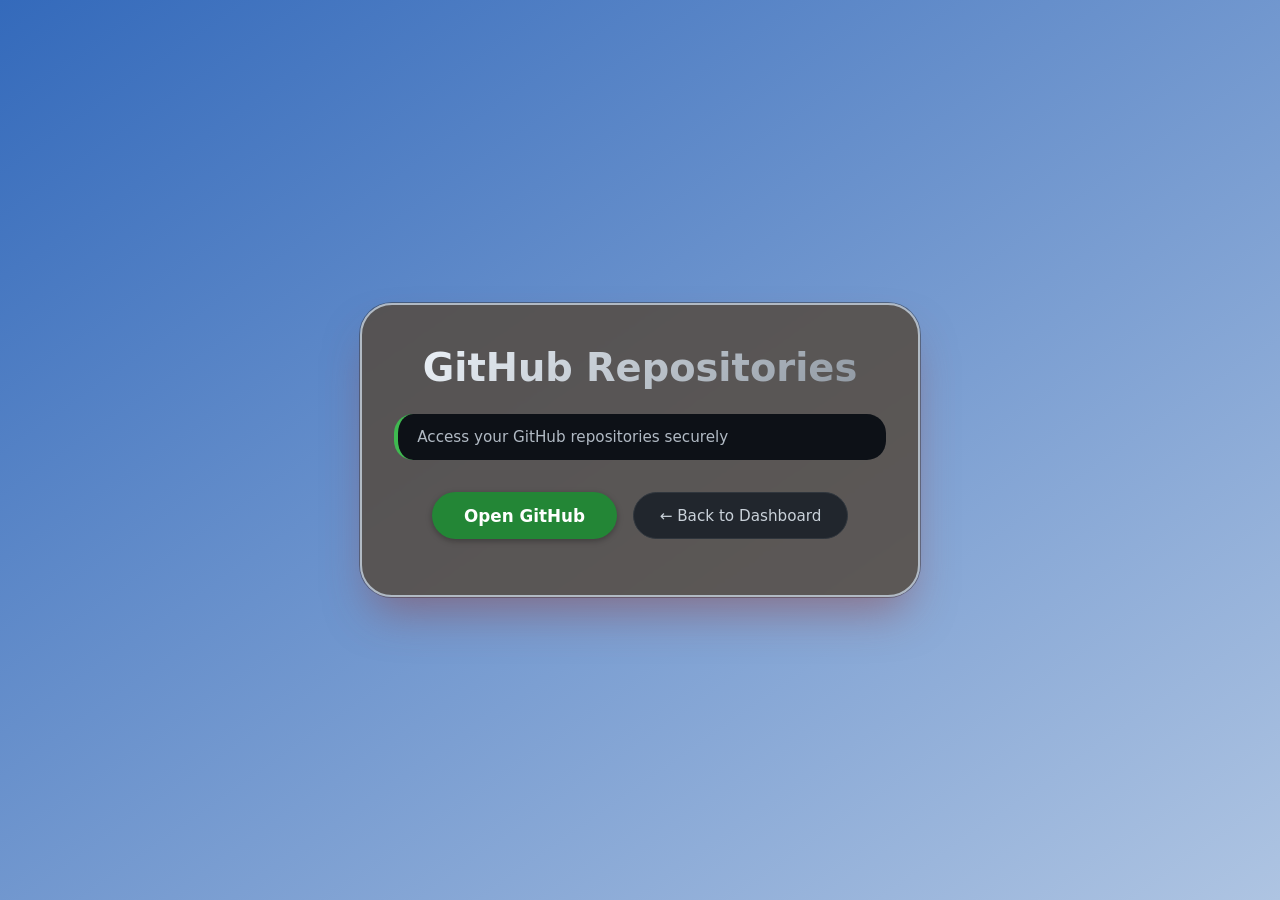
<file: templates/github.html>
<!doctype html>
<html lang="en">
  <head>
    <meta charset="UTF-8" />
    <meta name="viewport" content="width=device-width, initial-scale=1.0" />
    <title>GitHub Login</title>
    <style>
      * {
        margin: 0;
        padding: 0;
        box-sizing: border-box;
      }

      body {
        font-family: system-ui, "Segoe UI", "Roboto", sans-serif;
        background: linear-gradient(145deg, #346abb 0%, #aec4e2 100%);
        min-block-size: 100vh;
        display: flex;
        justify-content: center;
        align-items: center;
        padding: 1.5rem;
      }

      .card {
        background: rgba(85, 74, 64, 0.85);
        backdrop-filter: blur(2px);
        border-radius: 2rem;
        border: #b1bac4 2px solid;
        box-shadow:
          0 25px 45px -12px rgba(144, 61, 61, 0.5),
          0 0 0 1px rgba(48, 54, 61, 0.5);
        padding: 2.5rem 2rem;
        max-inline-size: 560px;
        inline-size: 100%;
        text-align: center;
      }

      h1 {
        font-size: 2.4rem;
        font-weight: 600;
        background: linear-gradient(135deg, #f0f6fc, #8b949e);
        background-clip: text;
        -webkit-background-clip: text;
        color: transparent;
        margin-block-end: 0.75rem;
      }

      .description {
        color: #b1bac4;
        background: #0d1117;
        padding: 0.9rem 1.2rem;
        border-radius: 1.2rem;
        font-size: 0.95rem;
        margin: 1.5rem 0 2rem 0;
        border-inline-start: 4px solid #3fb950;
        text-align: start;
      }

      .btn-group {
        display: flex;
        flex-wrap: wrap;
        gap: 1rem;
        justify-content: center;
        margin: 2rem 0 1rem;
      }

      .btn-login {
        background: #238636;
        text-decoration: none;
        padding: 0.85rem 2rem;
        font-size: 1.05rem;
        font-weight: 600;
        border-radius: 2rem;
        color: white;
        display: inline-flex;
        align-items: center;
        gap: 10px;
        transition: all 0.2s ease;
        box-shadow: 0 2px 6px rgba(0, 0, 0, 0.3);
        font-family: inherit;
        border: none;
        cursor: pointer;
      }

      .btn-login:hover {
        background: #2ea043;
        transform: translateY(-2px);
        box-shadow: 0 8px 18px rgba(35, 134, 54, 0.3);
      }

      .btn-dashboard {
        background: #21262d;
        border: 1px solid #30363d;
        padding: 0.7rem 1.6rem;
        font-size: 0.95rem;
        font-weight: 500;
        border-radius: 2rem;
        color: #c9d1d9;
        text-decoration: none;
        transition: 0.2s;
        display: inline-flex;
        align-items: center;
        gap: 6px;
      }

      .btn-dashboard:hover {
        background: #30363d;
        color: #ffffff;
        border-color: #8b949e;
      }

      .info-note {
        font-size: 0.75rem;
        color: #6e7681;
        margin-block-start: 2rem;
        background: #01040950;
        padding: 0.7rem;
        border-radius: 1rem;
      }

      hr {
        border-color: #30363d;
        margin: 1rem 0;
      }
    </style>
  </head>
  <body>
    <header
      style="
        text-align: center;
        padding: 1rem 0;
        font-size: 1rem;
        font-weight: 700;
        color: #ffffff;
        letter-spacing: 1px;
      "
    >
     
    </header>
    <div class="card">
      <h1>GitHub Repositories</h1>
      <p class="description">Access your GitHub repositories securely</p>

      <div class="btn-group">
        <a
          href="https://github.com/login"
          target="_blank"
          rel="noopener noreferrer"
          class="btn-login"
        >
          Open GitHub
        </a>

        <a href="/dashboard" class="btn-dashboard"> ← Back to Dashboard </a>
      </div>
    </div>
  </body>
</html>
</file>
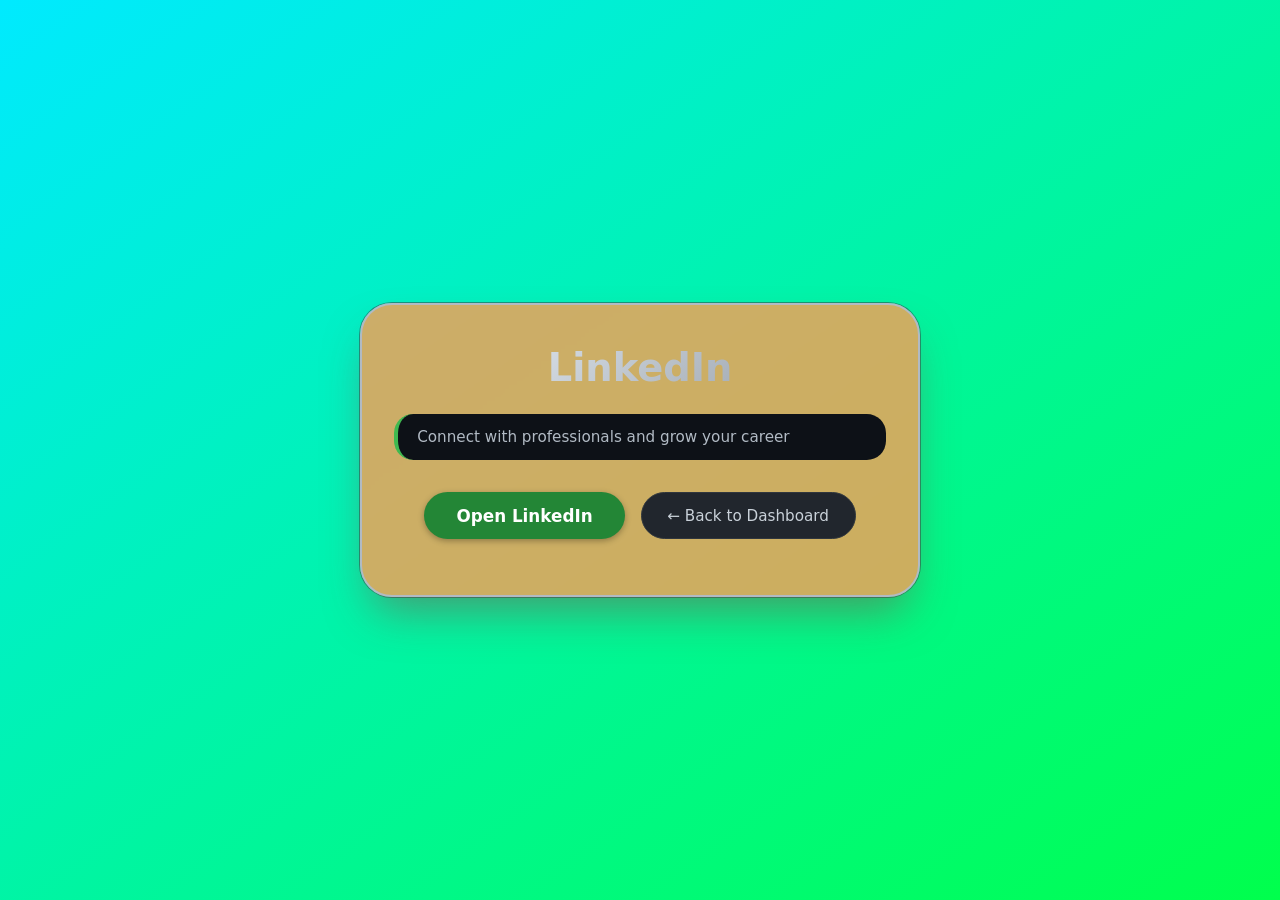
<file: templates/linkedin.html>
<!doctype html>
<html lang="en">
  <head>
    <meta charset="UTF-8" />
    <meta name="viewport" content="width=device-width, initial-scale=1.0" />
    <title>LinkedIn</title>
    <style>
      * {
        margin: 0;
        padding: 0;
        box-sizing: border-box;
      }

      body {
        font-family: system-ui, "Segoe UI", "Roboto", sans-serif;
        background: linear-gradient(145deg, #00eaff 0%, #00ff4c 100%);
        min-block-size: 100vh;
        display: flex;
        justify-content: center;
        align-items: center;
        padding: 1.5rem;
      }

      .card {
        background: rgba(240, 162, 89, 0.85);
        backdrop-filter: blur(2px);
        border-radius: 2rem;
        border: #b1bac4 2px solid;
        box-shadow:
          0 25px 45px -12px rgba(144, 61, 61, 0.5),
          0 0 0 1px rgba(48, 54, 61, 0.5);
        padding: 2.5rem 2rem;
        max-inline-size: 560px;
        inline-size: 100%;
        text-align: center;
      }

      h1 {
        font-size: 2.4rem;
        font-weight: 600;
        background: linear-gradient(135deg, #f0f6fc, #8b949e);
        background-clip: text;
        -webkit-background-clip: text;
        color: transparent;
        margin-block-end: 0.75rem;
      }

      .description {
        color: #b1bac4;
        background: #0d1117;
        padding: 0.9rem 1.2rem;
        border-radius: 1.2rem;
        font-size: 0.95rem;
        margin: 1.5rem 0 2rem 0;
        border-inline-start: 4px solid #3fb950;
        text-align: start;
      }

      .btn-group {
        display: flex;
        flex-wrap: wrap;
        gap: 1rem;
        justify-content: center;
        margin: 2rem 0 1rem;
      }

      .btn-login {
        background: #238636;
        text-decoration: none;
        padding: 0.85rem 2rem;
        font-size: 1.05rem;
        font-weight: 600;
        border-radius: 2rem;
        color: white;
        display: inline-flex;
        align-items: center;
        gap: 10px;
        transition: all 0.2s ease;
        box-shadow: 0 2px 6px rgba(0, 0, 0, 0.3);
        font-family: inherit;
        border: none;
        cursor: pointer;
      }

      .btn-login:hover {
        background: #2ea043;
        transform: translateY(-2px);
        box-shadow: 0 8px 18px rgba(35, 134, 54, 0.3);
      }

      .btn-dashboard {
        background: #21262d;
        border: 1px solid #30363d;
        padding: 0.7rem 1.6rem;
        font-size: 0.95rem;
        font-weight: 500;
        border-radius: 2rem;
        color: #c9d1d9;
        text-decoration: none;
        transition: 0.2s;
        display: inline-flex;
        align-items: center;
        gap: 6px;
      }

      .btn-dashboard:hover {
        background: #30363d;
        color: #ffffff;
        border-color: #8b949e;
      }

      .info-note {
        font-size: 0.75rem;
        color: #6e7681;
        margin-block-start: 2rem;
        background: #01040950;
        padding: 0.7rem;
        border-radius: 1rem;
      }

      hr {
        border-color: #30363d;
        margin: 1rem 0;
      }
    </style>
  </head>
  <body>
    <header
      style="
        text-align: center;
        padding: 1rem 0;
        font-size: 1rem;
        font-weight: 700;
        color: #ffffff;
        letter-spacing: 1px;
      "
    >
    
    </header>
    <div class="card">
      <h1>LinkedIn</h1>
      <p class="description">Connect with professionals and grow your career</p>

      <div class="btn-group">
        <a
          href="https://www.linkedin.com/ "
          target="_blank"
          rel="noopener noreferrer"
          class="btn-login"
        >
          Open LinkedIn
        </a>

        <a href="/dashboard" class="btn-dashboard"> ← Back to Dashboard </a>
      </div>
    </div>
  </body>
</html>
</file>
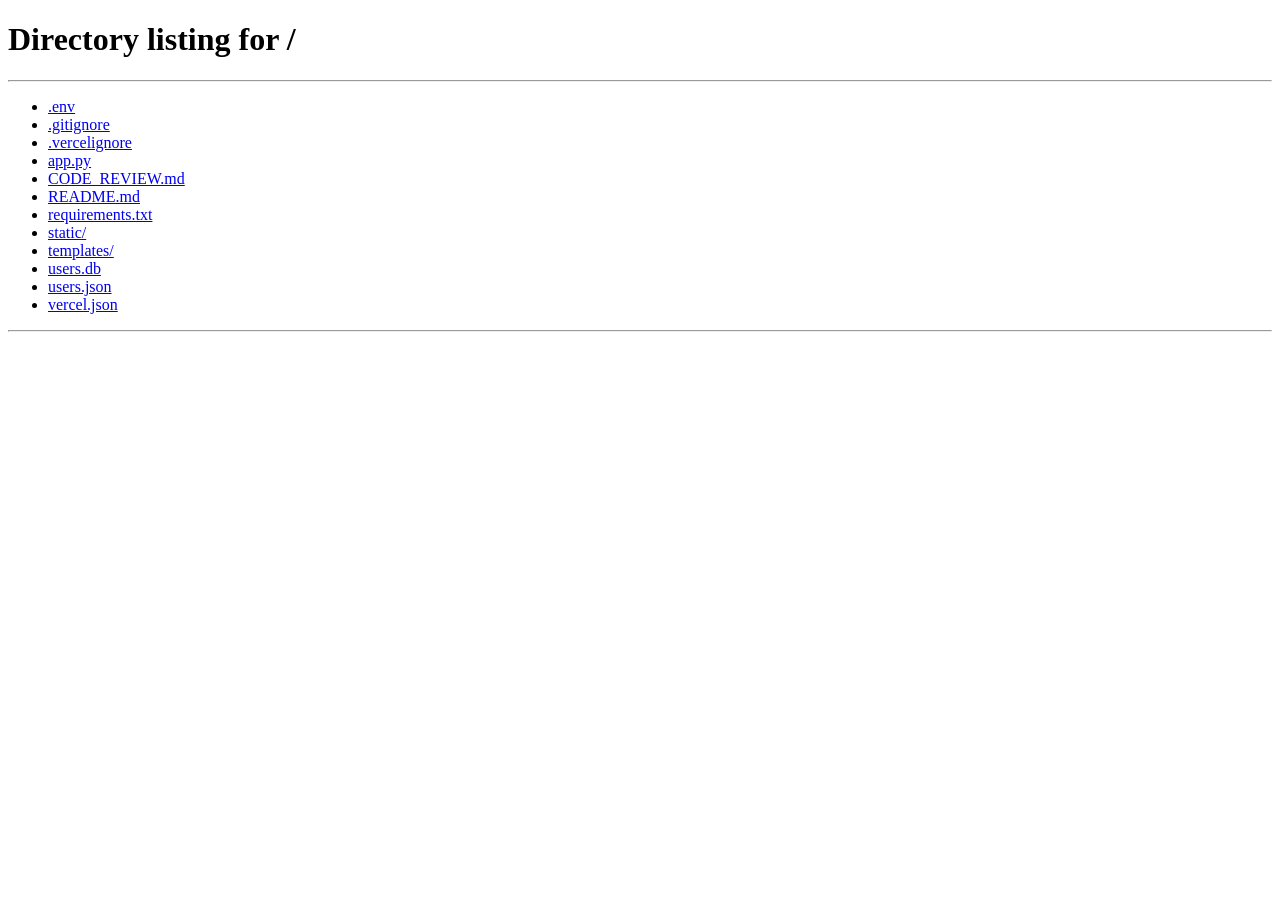
<file: templates/profile.html>
<!doctype html>
<html lang="en">
  <head>
    <meta charset="UTF-8" />
    <meta name="viewport" content="width=device-width, initial-scale=1.0" />
    <title>User Profile</title>
    <style>
      * {
        margin: 0;
        padding: 0;
        box-sizing: border-box;
        font-family: "Segoe UI", Tahoma, Geneva, Verdana, sans-serif;
      }
      body {
        background: linear-gradient(135deg, #667eea 0%, #764ba2 100%);
        display: flex;
        justify-content: center;
        align-items: center;
        min-block-size: 100vh;
        padding: 20px;
      }
      .profile-container {
        background: rgb(203, 167, 167);
        border-radius: 12px;
        border: #667eea 2px solid;
        box-shadow: 0 10px 40px rgba(0, 0, 0, 0.2);
        max-inline-size: 500px;
        inline-size: 100%;
        padding: 40px;
      }
      .profile-header {
        text-align: center;
        margin-block-end: 30px;
      }
      .profile-avatar {
        inline-size: 120px;
        block-size: 120px;
        border-radius: 50%;
        background: linear-gradient(135deg, #667eea 0%, #764ba2 100%);
        display: flex;
        align-items: center;
        justify-content: center;
        margin: 0 auto 20px;
        font-size: 48px;
        color: white;
        font-weight: bold;
        box-shadow: 0 4px 15px rgba(102, 126, 234, 0.4);
      }
      .profile-header h1 {
        color: #1e293b;
        font-size: 1.8rem;
        margin-block-end: 5px;
      }
      .profile-header p {
        color: #64748b;
        font-size: 0.9rem;
      }
      .profile-section {
        margin-block-end: 25px;
      }
      .profile-section h2 {
        color: #475569;
        font-size: 0.85rem;
        font-weight: 700;
        text-transform: uppercase;
        letter-spacing: 0.5px;
        margin-block-end: 10px;
        border-block-end: 2px solid #e2e8f0;
        padding-block-end: 8px;
      }
      .profile-info {
        display: flex;
        flex-direction: column;
        gap: 12px;
      }
      .info-row {
        display: flex;
        justify-content: space-between;
        align-items: center;
        padding: 10px 0;
        border-block-end: 1px solid #f1f5f9;
      }
      .info-row:last-child {
        border-block-end: none;
      }
      .info-label {
        color: #64748b;
        font-weight: 600;
        font-size: 0.9rem;
      }
      .info-value {
        color: #1e293b;
        font-weight: 500;
        font-size: 0.95rem;
      }
      .button-group {
        display: flex;
        gap: 12px;
        margin-block-start: 30px;
      }
      .btn {
        flex: 1;
        padding: 12px 20px;
        border: none;
        border-radius: 6px;
        font-weight: 600;
        cursor: pointer;
        transition: all 0.3s ease;
        font-size: 0.95rem;
      }
      .btn-primary {
        background-color: rgb(7, 126, 149);
        color: white;
      }
      .btn-primary:hover {
        background-color: rgb(5, 98, 116);
        transform: translateY(-2px);
        box-shadow: 0 4px 12px rgba(7, 126, 149, 0.3);
      }
      .btn-secondary {
        background-color: #e2e8f0;
        color: #475569;
      }
      .btn-secondary:hover {
        background-color: #cbd5e1;
        transform: translateY(-2px);
      }
      .btn-logout {
        background-color: #dc2626;
        color: white;
      }
      .btn-logout:hover {
        background-color: #b91c1c;
        transform: translateY(-2px);
        box-shadow: 0 4px 12px rgba(220, 38, 38, 0.3);
      }
      .loading {
        text-align: center;
        color: #64748b;
        padding: 40px 20px;
      }
      .error {
        background-color: #fee2e2;
        color: #dc2626;
        padding: 15px;
        border-radius: 6px;
        margin-block-end: 20px;
        border-inline-start: 4px solid #dc2626;
      }
    </style>
  </head>
  <body>
    <header
      style="
        text-align: center;
        padding: 1rem 0;
        font-size: 1rem;
        font-weight: 700;
        color: #ffffff;
        letter-spacing: 1px;
      "
    >
      TeenCodeHub
    </header>
    <div class="profile-container">
      <div id="profileContent">
        <div class="loading">
          <p>Loading profile...</p>
        </div>
      </div>
    </div>

   <script>
  function logout() {
    localStorage.removeItem("token");
    window.location.href = "/";
  }

  function goToDashboard() {
    window.location.href = "/dashboard";
  }

  async function loadProfile() {
    const token = localStorage.getItem("token");

    if (!token) {
      window.location.href = "/";
      return;
    }

    try {
      const response = await fetch("/api/profile", {
        method: "GET",
        headers: {
          Authorization: `Bearer ${token}`,
          "Content-Type": "application/json"
        }
      });

      const data = await response.json();

      if (!response.ok) {
        document.getElementById("profileContent").innerHTML = `
          <div class="error">
            ${data.message || "Failed to load profile"}
          </div>

          <div class="button-group">
            <button class="btn btn-secondary" onclick="goToDashboard()">
              ← Dashboard
            </button>
          </div>
        `;

        if (response.status === 401) {
          setTimeout(logout, 2000);
        }

        return;
      }

      const avatarLetter = (data.username || "?")
        .charAt(0)
        .toUpperCase();

      const registeredDate = data.registered_at
        ? new Date(data.registered_at)
        : null;

      document.getElementById("profileContent").innerHTML = `
        <div class="profile-header">
          <div class="profile-avatar">${avatarLetter}</div>

          <h1>${data.username || "Unknown User"}</h1>

          <p>
            Member since ${
              registeredDate
                ? registeredDate.getFullYear()
                : "N/A"
            }
          </p>
        </div>

        <div class="profile-section">
          <h2>Personal Information</h2>

          <div class="profile-info">
            <div class="info-row">
              <span class="info-label">Email:</span>
              <span class="info-value">
                ${data.email || "Not provided"}
              </span>
            </div>

            <div class="info-row">
              <span class="info-label">Phone:</span>
              <span class="info-value">
                ${data.phone || "Not provided"}
              </span>
            </div>

            <div class="info-row">
              <span class="info-label">Date of Birth:</span>
              <span class="info-value">
                ${data.dateofbirth || "Not provided"}
              </span>
            </div>
          </div>
        </div>

        <div class="profile-section">
          <h2>Account Details</h2>

          <div class="profile-info">
            <div class="info-row">
              <span class="info-label">Registered:</span>
              <span class="info-value">
                ${
                  registeredDate
                    ? registeredDate.toLocaleDateString()
                    : "N/A"
                }
              </span>
            </div>

            <div class="info-row">
              <span class="info-label">Username:</span>
              <span class="info-value">
                ${data.username}
              </span>
            </div>
          </div>
        </div>

        <div class="button-group">
          <button
            class="btn btn-secondary"
            onclick="goToDashboard()"
          >
            ← Dashboard
          </button>

          <button
            class="btn btn-logout"
            onclick="logout()"
          >
            Logout
          </button>
        </div>
      `;
    } catch (error) {
      console.error("Profile error:", error);

      document.getElementById("profileContent").innerHTML = `
        <div class="error">
          Unable to connect to server.
        </div>

        <div class="button-group">
          <button
            class="btn btn-secondary"
            onclick="location.reload()"
          >
            Retry
          </button>
        </div>
      `;
    }
  }

  loadProfile();
</script>
  </body>
</html>
</file>
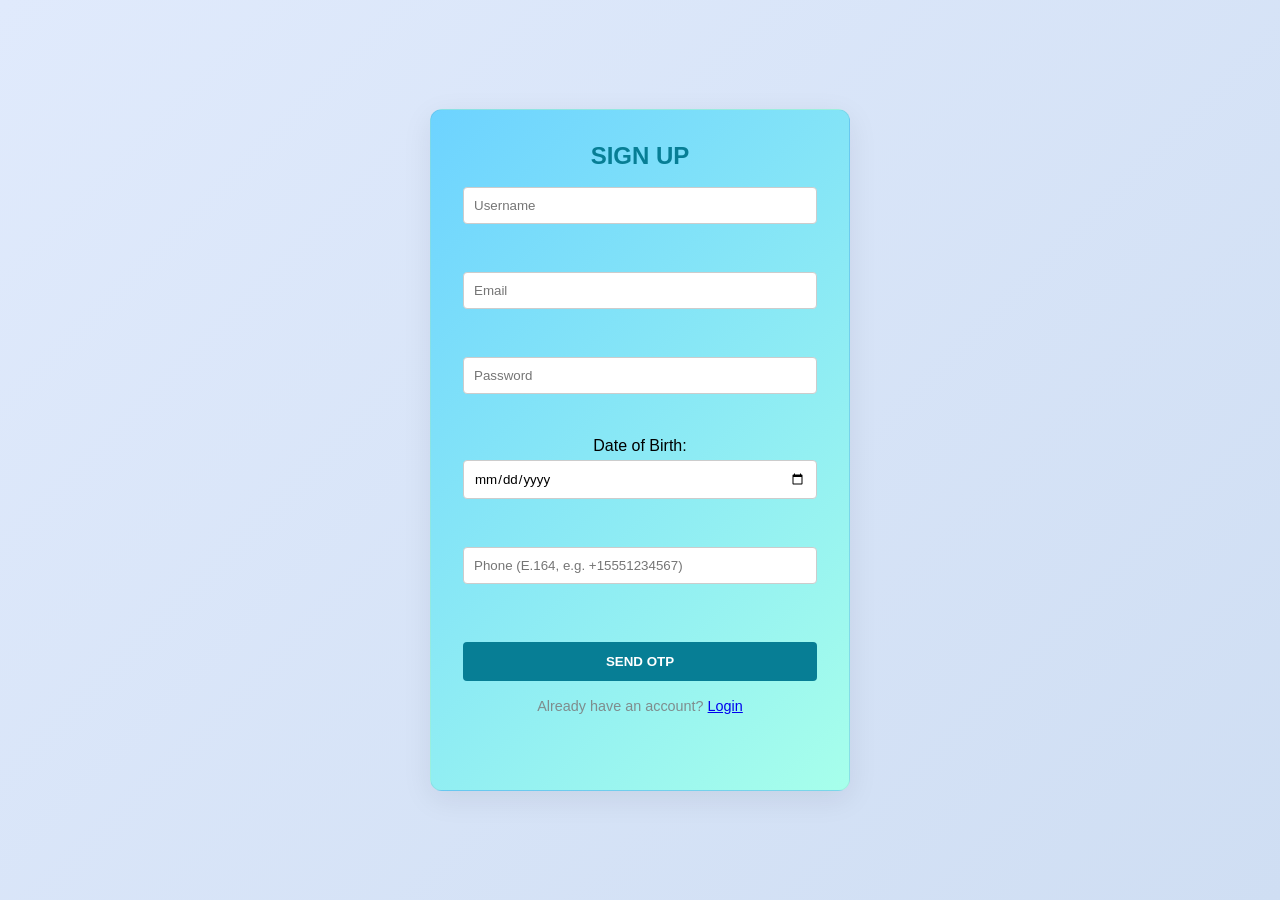
<file: templates/signup.html>
<!doctype html>
<html lang="en">
  <head>
    <meta charset="UTF-8" />
    <meta name="viewport" content="width=device-width, initial-scale=1.0" />
    <title>SIGN UP</title>
    <link rel="stylesheet" href="/static/style.css" />
    <style>
      body {
        font-family: Arial, sans-serif;
        background-color: #f4f7f6;
        display: flex;
        justify-content: center;
        align-items: center;
        min-block-size: 100vh;
        margin: 0;
      }
      .container {
        background: white;
        padding: 30px;
        border-radius: 8px;
        box-shadow: 0 4px 15px rgba(0, 0, 0, 0.1);
        inline-size: 100%;
        max-inline-size: 400px;
      }
      .form-group {
        margin-block-end: 8px;
      }
      input,
      select {
        inline-size: 100%;
        padding: 10px;
        margin-block-start: 5px;
        border: 1px solid #ccc;
        border-radius: 4px;
      }
      .error {
        color: red;
        font-size: 0.85rem;
        margin-block-start: 5px;
        min-block-size: 18px;
      }
      button {
        inline-size: 100%;
        padding: 12px;
        background-color: rgb(7, 126, 149);
        color: white;
        border: none;
        border-radius: 4px;
        font-weight: bold;
        cursor: pointer;
        margin-block-start: 15px;
      }
      button:hover {
        background-color: rgb(5, 98, 116);
      }
      .radio-group {
        display: flex;
        gap: 15px;
        align-items: center;
        margin-block-start: 5px;
      }
    </style>
  </head>
  <body>
    <header
      style="
        text-align: center;
        padding: 1rem 0;
        font-size: 1rem;
        font-weight: 700;
        color: #077e95;
        letter-spacing: 1px;
      "
    ></header>
    <div class="container signup">
      <h2 style="color: rgb(7, 126, 149); text-align: center">SIGN UP</h2>
      <form id="signupForm">
        <div class="form-group">
          <input type="text" id="username" placeholder="Username" required />
          <div class="error" id="userError"></div>
        </div>
        <div class="form-group">
          <input type="email" id="email" placeholder="Email" required />
          <div class="error" id="emailError"></div>
        </div>
        <div class="form-group">
          <input
            type="password"
            id="password"
            placeholder="Password"
            required
          />
          <div class="error" id="passError"></div>
        </div>

        <div class="form-group">
          <label>Date of Birth:</label>
          <input type="date" id="dateofbirth" required />
          <div class="error" id="dobError"></div>
        </div>
        <div class="form-group">
          <input
            type="tel"
            id="phone"
            placeholder="Phone (E.164, e.g. +15551234567)"
          />
          <div class="error" id="phoneError"></div>
        </div>
        <button type="button" id="startBtn" onclick="startSignup()">
          SEND OTP
        </button>
        <div id="otpSection" style="display: none; margin-block-start: 15px">
          <input type="text" id="otpInput" placeholder="Enter OTP" />
          <div class="error" id="otpError"></div>
          <button
            type="button"
            onclick="verifyOtp()"
            style="margin-block-start: 10px"
          >
            VERIFY OTP
          </button>
        </div>
        <p style="text-align: center; margin-block-start: 15px">
          Already have an account? <a href="/">Login</a>
        </p>
      </form>
      <div
        id="message"
        style="text-align: center; margin-block-start: 10px"
      ></div>
    </div>

    <script>
  let pendingUsername = null;

  async function startSignup() {
    document.querySelectorAll(".error").forEach(el => {
      el.textContent = "";
    });

    const message = document.getElementById("message");
    message.textContent = "";

    const username = document.getElementById("username").value.trim();
    const email = document.getElementById("email").value.trim();
    const password = document.getElementById("password").value.trim();
    const dateofbirth = document.getElementById("dateofbirth").value;
    const phone = document.getElementById("phone").value.trim();

    let valid = true;

    if (!username) {
      document.getElementById("userError").textContent =
        "Username required";
      valid = false;
    }

    if (!email) {
      document.getElementById("emailError").textContent =
        "Email required";
      valid = false;
    }

    if (!password) {
      document.getElementById("passError").textContent =
        "Password required";
      valid = false;
    }

    if (!dateofbirth) {
      document.getElementById("dobError").textContent =
        "Date of birth required";
      valid = false;
    }

    if (!valid) return;

    try {
      const response = await fetch("/api/signup/start", {
        method: "POST",
        headers: {
          "Content-Type": "application/json"
        },
        body: JSON.stringify({
          username,
          email,
          password,
          dateofbirth,
          phone
        })
      });

      const data = await response.json();

      console.log("Signup Start Response:", data);

      if (!response.ok) {
        message.style.color = "red";
        message.textContent =
          data.message || "Signup failed";
        return;
      }

      pendingUsername = username;

      message.style.color = "green";

      if (data.otp) {
        message.innerHTML = `
          OTP:
          <strong style="color:#e74c3c;font-size:1.2rem">
            ${data.otp}
          </strong>
          <br>
          <small>Enter this code below</small>
        `;
      } else {
        message.textContent =
          "OTP sent successfully.";
      }

      document.getElementById("otpSection").style.display =
        "block";

      document.getElementById("startBtn").disabled = true;

    } catch (error) {
      console.error(error);

      message.style.color = "red";
      message.textContent =
        "Unable to connect to server.";
    }
  }

  async function verifyOtp() {
    const otp = document
      .getElementById("otpInput")
      .value
      .trim();

    const otpError =
      document.getElementById("otpError");

    const message =
      document.getElementById("message");

    otpError.textContent = "";

    if (!otp) {
      otpError.textContent = "OTP required";
      return;
    }

    try {
      const response = await fetch(
        "/api/signup/verify",
        {
          method: "POST",
          headers: {
            "Content-Type":
              "application/json"
          },
          body: JSON.stringify({
            username: pendingUsername,
            otp
          })
        }
      );

      const data = await response.json();

      console.log(
        "OTP Verify Response:",
        data
      );

      if (!response.ok) {
        message.style.color = "red";
        message.textContent =
          data.message ||
          "Verification failed";
        return;
      }

      message.style.color = "green";
      message.textContent =
        "Signup successful! Redirecting...";

      setTimeout(() => {
        window.location.href = "/";
      }, 1500);

    } catch (error) {
      console.error(error);

      message.style.color = "red";
      message.textContent =
        "Server error. Please try again.";
    }
  }
</script>
  </body>
</html>
</file>
<file: static/style.css>
* {
  margin: 0;
  padding: 0;
  box-sizing: border-box;
  font-family: "Segoe UI", Tahoma, Geneva, Verdana, sans-serif;
}

body {
  background: linear-gradient(135deg, #e0eafc 0%, #cfdef3 100%);

  display: flex;
  justify-content: center;
  align-items: center;
  min-block-size: 100vh;
  padding: 20px;
}

.main-wrapper {
  display: flex;
  gap: 2rem;
  max-inline-size: 1000px;
  inline-size: 100%;
  justify-content: center;
  flex-wrap: wrap;
}

.container {
  background: linear-gradient(135deg, #6cb8ee 0%, #92eaa6 100%);
  padding: 2.5rem 2rem;
  border-radius: 16px;
  box-shadow: 95px 25px 0 rgb(212, 239, 80);
  border: 3px solid #cf3030;
  text-align: center;
  flex: 1;
  min-inline-size: 250px;
  max-inline-size: 300px;
  transition:
    transform 0.3s ease,
    box-shadow 0.3s ease;
  display: flex;
  flex-direction: column;
  justify-content: space-between;
}

.container:hover {
  transform: translateY(-5px);
  box-shadow: 0 15px 35px rgba(0, 0, 0, 0.12);
}

.container.signup {
  background: linear-gradient(135deg, #6dd3ff 0%, #a7ffeb 100%);
  border-radius: 12px;
  padding: 2rem;
  max-inline-size: 420px;
  border: 1px solid rgba(0, 0, 0, 0.06);
  box-shadow: 0 8px 30px rgba(16, 24, 40, 0.08);
}

.container.signup h2 {
  color: #0b5566;
}

.container h2 {
  color: #2c3e50;
  font-size: 1.5rem;
  margin-block-end: 0.75rem;
}

.container p {
  color: #7f8c8d;
  font-size: 0.9rem;
  line-height: 1.4;
  margin-block-end: 2rem;
}

input,
select {
  inline-size: 100%;
  padding: 10px;
  margin-block-end: 12px;
  border: 1px solid #ccc;
  border-radius: 15px;
  border: 2px solid #00d9ff;
  transition: border-color 0.3s ease;
}

button {
  inline-size: 100%;
  padding: 10px;
  background: rgb(9, 9, 248);
  border: none;
  color: white;
  border-radius: 15px;
  cursor: pointer;
  font-weight: bold;
}

button:hover {
  background: rgb(6, 6, 200);
}

.error {
  color: red;
  font-size: 14px;
}
.container2 {
  background: linear-gradient(135deg, #ff7105 0%, #00d9ff 100%);
  padding: 2.5rem 2rem;
  border-radius: 16px;
  box-shadow: 95px 25px 0 rgb(255, 128, 0);
  border: 3px solid #cf3030;
  text-align: center;
  flex: 1;
  min-inline-size: 250px;
  max-inline-size: 300px;
  transition:
    transform 0.3s ease,
    box-shadow 0.3s ease;
  display: flex;
  flex-direction: column;
  justify-content: space-between;
}

.container2:hover {
  transform: translateY(-5px);
  box-shadow: 0 15px 35px rgba(0, 0, 0, 0.12);
}

.container2 h2 {
  color: #2c3e50;
  font-size: 1.5rem;
  margin-block-end: 0.75rem;
}

.container2 p {
  color: #7f8c8d;
  font-size: 0.9rem;
  line-height: 1.4;
  margin-block-end: 2rem;
}
</file>
